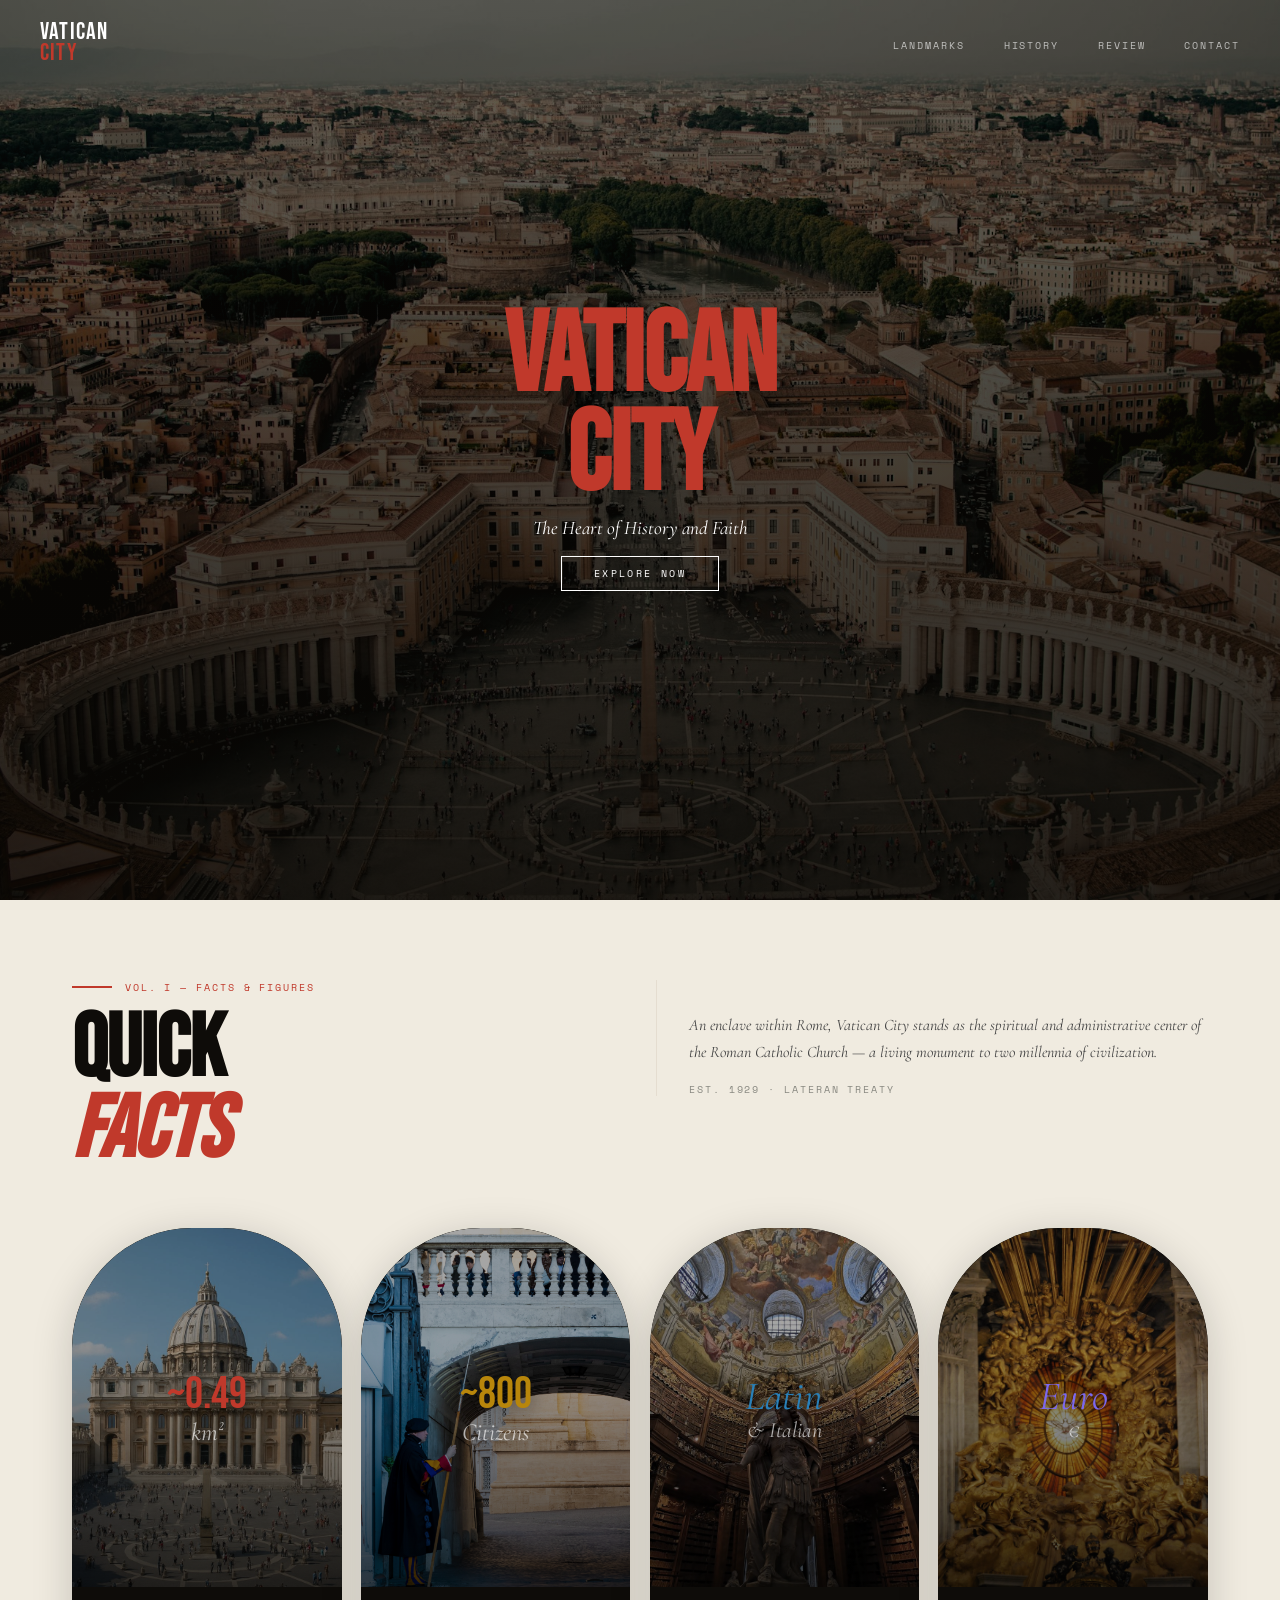
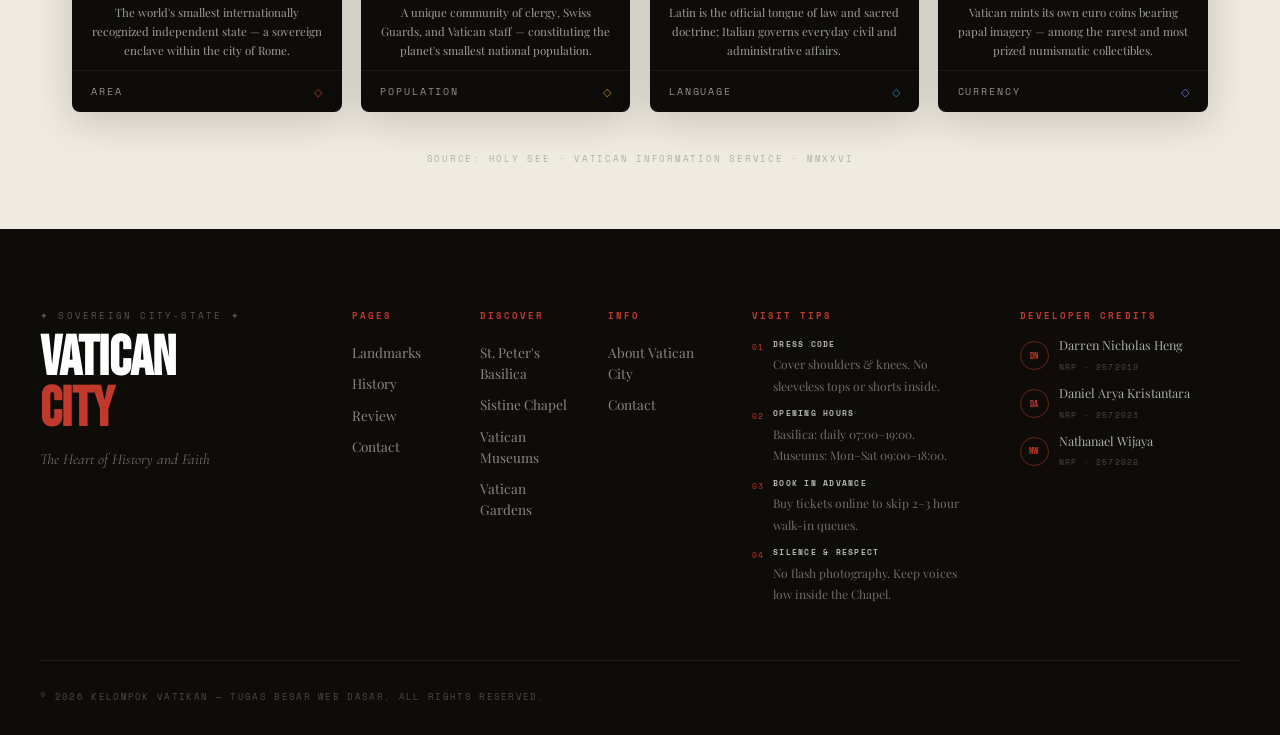
<file: TUBES webdas/index.html>
<!DOCTYPE html>
<html lang="en">

<head>
  <meta charset="UTF-8" />
  <meta name="viewport" content="width=device-width, initial-scale=1.0" />
  <title>Vatican City — The Heart of History and Faith</title>
  <link rel="preconnect" href="https://fonts.googleapis.com" />
  <link rel="preconnect" href="https://fonts.gstatic.com" crossorigin />
  <link
    href="https://fonts.googleapis.com/css2?family=Bebas+Neue&family=Playfair+Display:ital,wght@0,400;0,700;1,400&family=Cormorant+Garamond:ital,wght@0,300;0,400;1,300;1,400&family=Space+Mono:wght@400;700&display=swap"
    rel="stylesheet" />
  <link rel="stylesheet" href="style.css" />
  <style>
    /*CSS buat Hero */
    .hero {
      position: relative;
      height: 100vh;
      min-height: 700px;
      display: flex;
      flex-direction: column;
      align-items: center;
      justify-content: center;
      overflow: hidden;
      padding-top: 80px;
      padding-bottom: 5rem;
    }

    .hero__bg {
      position: absolute;
      top: 0;
      left: 0;
      right: 0;
      bottom: 0;
      z-index: 0;
    }

    .hero__photo {
      width: 100%;
      height: 100%;
      object-fit: cover;
      object-position: center top;
      filter: sepia(20%) brightness(0.55) contrast(1.1);
    }

    /* Lapisan gelap di atas foto hero */
    .hero__overlay {
      position: absolute;
      top: 0;
      left: 0;
      right: 0;
      bottom: 0;
      background: linear-gradient(to bottom,
          rgba(10, 8, 5, 0.3) 0%,
          rgba(10, 8, 5, 0.8) 100%);
    }

    /* Teks utama di hero */
    .hero__content {
      position: relative;
      z-index: 3;
      display: flex;
      flex-direction: column;
      align-items: center;
      text-align: center;
      width: 100%;
      padding: 0 1rem;
    }

    .hero__title {
      display: flex;
      flex-direction: column;
      align-items: center;
      line-height: 0.88;
      color: var(--red);
      font-family: var(--font-display);
      text-transform: uppercase;
      pointer-events: none;
    }

    .hero__title-top {
      font-size: 7rem;
      letter-spacing: -0.01em;
      animation: fadeDown 0.9s ease both;
    }

    .hero__title-bottom {
      font-size: 7rem;
      letter-spacing: -0.01em;
      animation: fadeUp 0.9s 0.15s ease both;
    }

    .hero__subtitle {
      font-family: var(--font-script);
      font-style: italic;
      font-size: 1.2rem;
      color: var(--white);
      margin-top: 0.6rem;
      animation: fadeIn 1s 0.4s ease both;
    }

    .hero__cta {
      display: inline-block;
      margin-top: 1rem;
      padding: 0.6rem 2rem;
      border: 1.5px solid var(--white);
      color: var(--white);
      font-family: var(--font-mono);
      font-size: 0.6rem;
      letter-spacing: 0.25em;
      text-transform: uppercase;
      text-decoration: none;
      transition: background 0.3s, color 0.3s;
      animation: fadeIn 1s 0.7s ease both;
    }

    .hero__cta:hover {
      background: var(--white);
      color: var(--dark);
    }

    /*CSS Bagian Quick Facts*/
    .facts {
      background: var(--cream);
      padding: 5rem 0 3rem;
    }

    .facts__inner {
      max-width: 1200px;
      margin: 0 auto;
      padding: 0 2rem;
      display: grid;
      grid-template-columns: 1fr 1fr;
      gap: 2rem;
      align-items: start;
      margin-bottom: 3.5rem;
    }

    .facts__eyebrow-row {
      display: flex;
      align-items: center;
      gap: 0.8rem;
      margin-bottom: 1rem;
    }

    .facts__line {
      display: block;
      width: 2.5rem;
      height: 2px;
      background: var(--red);
    }

    .facts__eyebrow {
      font-family: var(--font-mono);
      font-size: 0.6rem;
      letter-spacing: 0.2em;
      text-transform: uppercase;
      color: var(--red);
    }

    .facts__heading {
      font-family: var(--font-display);
      font-size: 5.5rem;
      line-height: 0.92;
      text-transform: uppercase;
      color: var(--dark);
      letter-spacing: -0.01em;
    }

    .facts__heading-red {
      color: var(--red);
      font-family: var(--font-display);
      font-style: italic;
    }

    .facts__blurb {
      padding-top: 2rem;
      border-left: 1px solid var(--cream-dk);
      padding-left: 2rem;
    }

    .facts__quote {
      font-family: var(--font-script);
      font-style: italic;
      font-size: 1rem;
      line-height: 1.7;
      color: #444;
      margin-bottom: 1rem;
    }

    .facts__est {
      font-family: var(--font-mono);
      font-size: 0.6rem;
      letter-spacing: 0.2em;
      text-transform: uppercase;
      color: var(--gray);
    }

    /* CSS buat Cards  Quick Facts */
    .cards {
      display: grid;
      grid-template-columns: repeat(4, 1fr);
      gap: 1.2rem;
      max-width: 1200px;
      margin: 0 auto;
      padding: 0 2rem;
    }

    .card {
      display: flex;
      flex-direction: column;
      background: var(--dark);
      border-radius: 120px 120px 8px 8px;
      overflow: hidden;
      cursor: pointer;
      transition: transform 0.35s ease, box-shadow 0.35s ease;
      box-shadow: 0 8px 40px rgba(0, 0, 0, 0.18);
    }

    .card:hover {
      transform: translateY(-6px);
      box-shadow: 0 20px 60px rgba(0, 0, 0, 0.28);
    }

    .card__arch {
      position: relative;
      aspect-ratio: 3/4;
      overflow: hidden;
      border-radius: 120px 120px 0 0;
    }

    .card__arch img {
      width: 100%;
      height: 100%;
      object-fit: cover;
      filter: brightness(0.65) saturate(0.9);
      transition: filter 0.4s, transform 0.4s;
    }

    .card:hover .card__arch img {
      filter: brightness(0.75) saturate(1.1);
      transform: scale(1.04);
    }

    .card__img-overlay {
      position: absolute;
      top: 0;
      left: 0;
      right: 0;
      bottom: 0;
      background: linear-gradient(to bottom,
          transparent 35%,
          rgba(0, 0, 0, 0.6) 100%);
    }

    .card__stat {
      position: absolute;
      top: 50%;
      left: 50%;
      transform: translate(-50%, -50%);
      font-family: var(--font-display);
      font-size: 2.8rem;
      color: var(--accent, #c0392b);
      text-align: center;
      line-height: 1.1;
      text-shadow: 0 2px 20px rgba(0, 0, 0, 0.5);
      pointer-events: none;
    }

    .card__stat--script {
      font-family: var(--font-script);
      font-style: italic;
      font-size: 2.5rem;
    }

    .card__stat--purple {
      color: #7b68ee;
    }

    .card__unit {
      display: block;
      font-family: var(--font-script);
      font-style: italic;
      font-size: 0.55em;
      color: rgba(255, 255, 255, 0.65);
    }

    .card__body {
      padding: 1rem 1.2rem 0.6rem;
      flex: 1;
    }

    .card__desc {
      font-family: var(--font-serif);
      font-size: 0.72rem;
      line-height: 1.65;
      color: rgba(255, 255, 255, 0.6);
      text-align: center;
    }

    .card__foot {
      display: flex;
      align-items: center;
      justify-content: space-between;
      padding: 0.8rem 1.2rem;
      border-top: 1px solid rgba(255, 255, 255, 0.06);
    }

    .card__label {
      font-family: var(--font-mono);
      font-size: 0.6rem;
      letter-spacing: 0.2em;
      text-transform: uppercase;
      color: rgba(255, 255, 255, 0.55);
    }

    .card__diamond {
      color: var(--accent, #c0392b);
      font-size: 0.7rem;
    }

    .facts__source {
      text-align: center;
      margin-top: 2.5rem;
      font-family: var(--font-mono);
      font-size: 0.55rem;
      letter-spacing: 0.2em;
      text-transform: uppercase;
      color: var(--gray);
      opacity: 0.6;
      padding-bottom: 1rem;
    }

    /* CSS Responsive Tablet*/
    @media (max-width: 900px) {
      .cards {
        grid-template-columns: repeat(2, 1fr);
      }

      .facts__inner {
        grid-template-columns: 1fr;
      }

      .facts__blurb {
        border-left: none;
        border-top: 1px solid var(--cream-dk);
        padding-left: 0;
        padding-top: 1.5rem;
      }
    }

    /*CSS Responsive Mobile */
    @media (max-width: 600px) {
      .cards {
        grid-template-columns: 1fr;
        padding: 0 1.2rem;
      }

      .hero {
        min-height: 100vh;
        padding-top: 70px;
        padding-bottom: 3.5rem;
        justify-content: flex-end;
      }

      .hero__title-top,
      .hero__title-bottom {
        font-size: 4rem;
      }
    }
  </style>
</head>

<body>
  <nav class="navbar" id="navbar">
    <div class="navbar__inner">
      <a href="#" class="navbar__logo">
        <span class="navbar__logo-main">Vatican</span>
        <span class="navbar__logo-sub">City</span>
      </a>

      <ul class="navbar__links" id="navLinks">
        <li><a href="landmarks.html">Landmarks</a></li>
        <li><a href="history.html">History</a></li>
        <li><a href="review.html">Review</a></li>
        <li><a href="contact.html">Contact</a></li>
      </ul>

      <button class="navbar__hamburger" id="hamburger" aria-label="Toggle menu">
        <span></span>
        <span></span>
        <span></span>
      </button>
    </div>
  </nav>
  <section class="hero">
    <div class="hero__bg">
      <img src="assets/Hero_IMG.jpg" alt="Vatican City aerial view" class="hero__photo" />
      <div class="hero__overlay"></div>
    </div>

    <div class="hero__content">
      <h1 class="hero__title">
        <span class="hero__title-top">Vatican</span>
        <span class="hero__title-bottom">City</span>
      </h1>
      <p class="hero__subtitle">The Heart of History and Faith</p>
      <a href="#facts" class="hero__cta">Explore Now</a>
    </div>
  </section>
  <section class="facts" id="facts">
    <div class="facts__inner">

      <div class="facts__header">
        <div class="facts__eyebrow-row">
          <span class="facts__line"></span>
          <span class="facts__eyebrow">Vol. I — Facts &amp; Figures</span>
        </div>
        <h2 class="facts__heading">
          Quick<br />
          <span class="facts__heading-red">Facts</span>
        </h2>
      </div>

      <div class="facts__blurb">
        <p class="facts__quote">
          An enclave within Rome, Vatican City stands as the spiritual and
          administrative center of the Roman Catholic Church — a living monument
          to two millennia of civilization.
        </p>
        <p class="facts__est">Est. 1929 · Lateran Treaty</p>
      </div>

    </div>
    <div class="cards">

      <article class="card" style="--accent:#c0392b;">
        <div class="card__arch">
          <img src="assets/Quick_Facts/size_img.jpg" alt="Vatican interior" />
          <div class="card__img-overlay"></div>
          <div class="card__stat">~0.49<span class="card__unit">km²</span></div>
        </div>
        <div class="card__body">
          <p class="card__desc">
            The world's smallest internationally recognized independent state —
            a sovereign enclave within the city of Rome.
          </p>
        </div>
        <div class="card__foot">
          <span class="card__label">Area</span>
          <span class="card__diamond">◇</span>
        </div>
      </article>

      <article class="card" style="--accent:#b8860b;">
        <div class="card__arch">
          <img src="assets/Quick_Facts/population_img.jpg" />
          <div class="card__img-overlay"></div>
          <div class="card__stat">~800<span class="card__unit">Citizens</span></div>
        </div>
        <div class="card__body">
          <p class="card__desc">
            A unique community of clergy, Swiss Guards, and Vatican staff —
            constituting the planet's smallest national population.
          </p>
        </div>
        <div class="card__foot">
          <span class="card__label">Population</span>
          <span class="card__diamond">◇</span>
        </div>
      </article>

      <article class="card" style="--accent:#2980b9;">
        <div class="card__arch">
          <img src="assets/Quick_Facts/latin_img.jpg">
          <div class="card__img-overlay"></div>
          <div class="card__stat card__stat--script">Latin<span class="card__unit">&amp; Italian</span></div>
        </div>
        <div class="card__body">
          <p class="card__desc">
            Latin is the official tongue of law and sacred doctrine; Italian
            governs everyday civil and administrative affairs.
          </p>
        </div>
        <div class="card__foot">
          <span class="card__label">Language</span>
          <span class="card__diamond">◇</span>
        </div>
      </article>

      <article class="card" style="--accent:#7b68ee;">
        <div class="card__arch">
          <img src="assets/Quick_Facts/money_img.jpg" />
          <div class="card__img-overlay"></div>
          <div class="card__stat card__stat--script card__stat--purple">Euro<span class="card__unit">€</span></div>
        </div>
        <div class="card__body">
          <p class="card__desc">
            Vatican mints its own euro coins bearing papal imagery — among the
            rarest and most prized numismatic collectibles.
          </p>
        </div>
        <div class="card__foot">
          <span class="card__label">Currency</span>
          <span class="card__diamond">◇</span>
        </div>
      </article>

    </div>

    <p class="facts__source">Source: Holy See · Vatican Information Service · MMXXVI</p>
  </section>
  <footer class="footer">
    <div class="footer__top">

      <div class="footer__brand">
        <p class="footer__brand-eyebrow">✦ Sovereign City-State ✦</p>
        <h3 class="footer__brand-name">Vatican<br /><span>City</span></h3>
        <p class="footer__brand-tagline">The Heart of History and Faith</p>
      </div>

      <nav class="footer__nav">
        <div class="footer__nav-col">
          <h4 class="footer__nav-title">Pages</h4>
          <ul>
            <li><a href="landmarks.html">Landmarks</a></li>
            <li><a href="history.html">History</a></li>
            <li><a href="review.html">Review</a></li>
            <li><a href="contact.html">Contact</a></li>
          </ul>
        </div>
        <div class="footer__nav-col">
          <h4 class="footer__nav-title">Discover</h4>
          <ul>
            <li><a href="landmarks.html">St. Peter's Basilica</a></li>
            <li><a href="landmarks.html">Sistine Chapel</a></li>
            <li><a href="landmarks.html">Vatican Museums</a></li>
            <li><a href="landmarks.html">Vatican Gardens</a></li>
          </ul>
        </div>
        <div class="footer__nav-col">
          <h4 class="footer__nav-title">Info</h4>
          <ul>
            <li><a href="history.html">About Vatican City</a></li>
            <li><a href="contact.html">Contact</a></li>
          </ul>
        </div>
      </nav>
      <div>
        <h4 class="footer__tips-title">Visit Tips</h4>
        <ul class="footer__tips-list">
          <li class="footer__tip">
            <span class="footer__tip-num">01</span>
            <div class="footer__tip-body">
              <strong>Dress Code</strong>
              <span>Cover shoulders &amp; knees. No sleeveless tops or shorts inside.</span>
            </div>
          </li>
          <li class="footer__tip">
            <span class="footer__tip-num">02</span>
            <div class="footer__tip-body">
              <strong>Opening Hours</strong>
              <span>Basilica: daily 07:00–19:00. Museums: Mon–Sat 09:00–18:00.</span>
            </div>
          </li>
          <li class="footer__tip">
            <span class="footer__tip-num">03</span>
            <div class="footer__tip-body">
              <strong>Book in Advance</strong>
              <span>Buy tickets online to skip 2–3 hour walk-in queues.</span>
            </div>
          </li>
          <li class="footer__tip">
            <span class="footer__tip-num">04</span>
            <div class="footer__tip-body">
              <strong>Silence &amp; Respect</strong>
              <span>No flash photography. Keep voices low inside the Chapel.</span>
            </div>
          </li>
        </ul>
      </div>
      <div>
        <h4 class="footer__credits-title">Developer Credits</h4>
        <div class="footer__team">
          <div class="footer__member">
            <div class="footer__member-avatar">DN</div>
            <div>
              <span class="footer__member-name">Darren Nicholas Heng</span>
              <span class="footer__member-id">NRP · 2572019</span>
            </div>
          </div>
          <div class="footer__member">
            <div class="footer__member-avatar">DA</div>
            <div>
              <span class="footer__member-name">Daniel Arya Kristantara</span>
              <span class="footer__member-id">NRP · 2572023</span>
            </div>
          </div>
          <div class="footer__member">
            <div class="footer__member-avatar">NW</div>
            <div>
              <span class="footer__member-name">Nathanael Wijaya</span>
              <span class="footer__member-id">NRP · 2572028</span>
            </div>
          </div>
        </div>
      </div>

    </div>

    <div class="footer__divider"></div>

    <div class="footer__bottom">
      <p class="footer__copy">© 2026 Kelompok Vatikan — Tugas Besar Web Dasar. All rights reserved.</p>
    </div>
  </footer>

  <script src="script.js"></script>
</body>

</html>
</file>
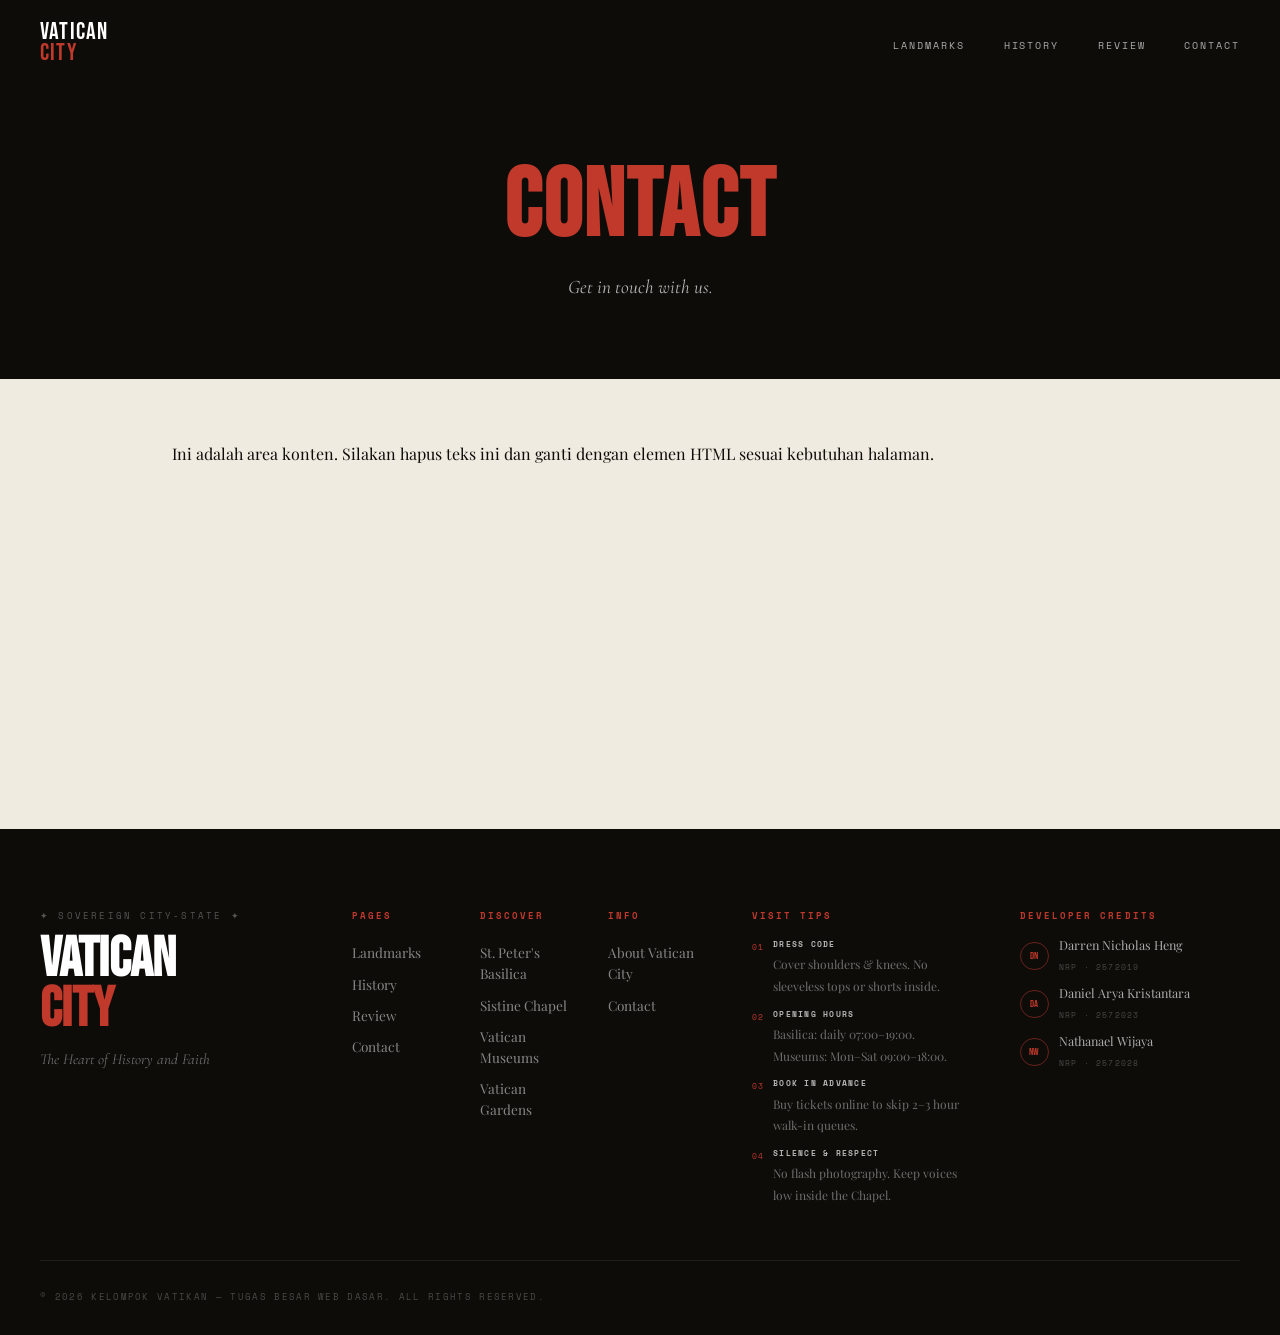
<file: TUBES webdas/contact.html>
<!DOCTYPE html>
<html lang="en">

<head>
  <meta charset="UTF-8" />
  <meta name="viewport" content="width=device-width, initial-scale=1.0" />
  <title>Contact — Vatican City</title>
  <link rel="preconnect" href="https://fonts.googleapis.com" />
  <link rel="preconnect" href="https://fonts.gstatic.com" crossorigin />
  <link
    href="https://fonts.googleapis.com/css2?family=Bebas+Neue&family=Playfair+Display:ital,wght@0,400;0,700;1,400&family=Cormorant+Garamond:ital,wght@0,300;0,400;1,300;1,400&family=Space+Mono:wght@400;700&display=swap"
    rel="stylesheet" />
  <link rel="stylesheet" href="style.css" />

  <style>
    .page-header {
      padding: 150px 2rem 80px;
      background: var(--dark);
      text-align: center;
      color: var(--white);
    }

    .page-header__title {
      font-family: var(--font-display);
      font-size: clamp(3rem, 8vw, 6rem);
      color: var(--red);
      text-transform: uppercase;
      letter-spacing: 0.02em;
    }

    .page-header__subtitle {
      font-family: var(--font-script);
      font-style: italic;
      font-size: 1.2rem;
      color: rgba(255, 255, 255, 0.7);
      margin-top: 10px;
    }

    .page-content {
      max-width: 1000px;
      margin: 0 auto;
      padding: 4rem 2rem;
      min-height: 50vh;
      /* Biar footer nggak naik kalau konten dikit */
    }
  </style>
</head>

<body>

  <nav class="navbar" id="navbar">
    <div class="navbar__inner">
      <a href="index.html" class="navbar__logo">
        <span class="navbar__logo-main">Vatican</span>
        <span class="navbar__logo-sub">City</span>
      </a>

      <ul class="navbar__links" id="navLinks">
        <li><a href="landmarks.html">Landmarks</a></li>
        <li><a href="history.html">History</a></li>
        <li><a href="review.html">Review</a></li>
        <li><a href="contact.html">Contact</a></li>
      </ul>

      <button class="navbar__hamburger" id="hamburger" aria-label="Toggle menu">
        <span></span>
        <span></span>
        <span></span>
      </button>
    </div>
  </nav>

  <header class="page-header">
    <h1 class="page-header__title">Contact</h1>
    <p class="page-header__subtitle">Get in touch with us.</p>
  </header>

  <main class="page-content">

    <p>Ini adalah area konten. Silakan hapus teks ini dan ganti dengan elemen HTML sesuai kebutuhan halaman.</p>

  </main>


  <footer class="footer">
    <div class="footer__top">

      <div class="footer__brand">
        <p class="footer__brand-eyebrow">✦ Sovereign City-State ✦</p>
        <h3 class="footer__brand-name">Vatican<br /><span>City</span></h3>
        <p class="footer__brand-tagline">The Heart of History and Faith</p>
      </div>

      <nav class="footer__nav">
        <div class="footer__nav-col">
          <h4 class="footer__nav-title">Pages</h4>
          <ul>
            <li><a href="landmarks.html">Landmarks</a></li>
            <li><a href="history.html">History</a></li>
            <li><a href="review.html">Review</a></li>
            <li><a href="contact.html">Contact</a></li>
          </ul>
        </div>
        <div class="footer__nav-col">
          <h4 class="footer__nav-title">Discover</h4>
          <ul>
            <li><a href="landmarks.html">St. Peter's Basilica</a></li>
            <li><a href="landmarks.html">Sistine Chapel</a></li>
            <li><a href="landmarks.html">Vatican Museums</a></li>
            <li><a href="landmarks.html">Vatican Gardens</a></li>
          </ul>
        </div>
        <div class="footer__nav-col">
          <h4 class="footer__nav-title">Info</h4>
          <ul>
            <li><a href="history.html">About Vatican City</a></li>
            <li><a href="contact.html">Contact</a></li>
          </ul>
        </div>
      </nav>
      <div>
        <h4 class="footer__tips-title">Visit Tips</h4>
        <ul class="footer__tips-list">
          <li class="footer__tip">
            <span class="footer__tip-num">01</span>
            <div class="footer__tip-body">
              <strong>Dress Code</strong>
              <span>Cover shoulders &amp; knees. No sleeveless tops or shorts inside.</span>
            </div>
          </li>
          <li class="footer__tip">
            <span class="footer__tip-num">02</span>
            <div class="footer__tip-body">
              <strong>Opening Hours</strong>
              <span>Basilica: daily 07:00–19:00. Museums: Mon–Sat 09:00–18:00.</span>
            </div>
          </li>
          <li class="footer__tip">
            <span class="footer__tip-num">03</span>
            <div class="footer__tip-body">
              <strong>Book in Advance</strong>
              <span>Buy tickets online to skip 2–3 hour walk-in queues.</span>
            </div>
          </li>
          <li class="footer__tip">
            <span class="footer__tip-num">04</span>
            <div class="footer__tip-body">
              <strong>Silence &amp; Respect</strong>
              <span>No flash photography. Keep voices low inside the Chapel.</span>
            </div>
          </li>
        </ul>
      </div>
      <div>
        <h4 class="footer__credits-title">Developer Credits</h4>
        <div class="footer__team">
          <div class="footer__member">
            <div class="footer__member-avatar">DN</div>
            <div>
              <span class="footer__member-name">Darren Nicholas Heng</span>
              <span class="footer__member-id">NRP · 2572019</span>
            </div>
          </div>
          <div class="footer__member">
            <div class="footer__member-avatar">DA</div>
            <div>
              <span class="footer__member-name">Daniel Arya Kristantara</span>
              <span class="footer__member-id">NRP · 2572023</span>
            </div>
          </div>
          <div class="footer__member">
            <div class="footer__member-avatar">NW</div>
            <div>
              <span class="footer__member-name">Nathanael Wijaya</span>
              <span class="footer__member-id">NRP · 2572028</span>
            </div>
          </div>
        </div>
      </div>

    </div>

    <div class="footer__divider"></div>

    <div class="footer__bottom">
      <p class="footer__copy">© 2026 Kelompok Vatikan — Tugas Besar Web Dasar. All rights reserved.</p>
    </div>
  </footer>

  <script src="script.js"></script>
</body>

</html>
</file>
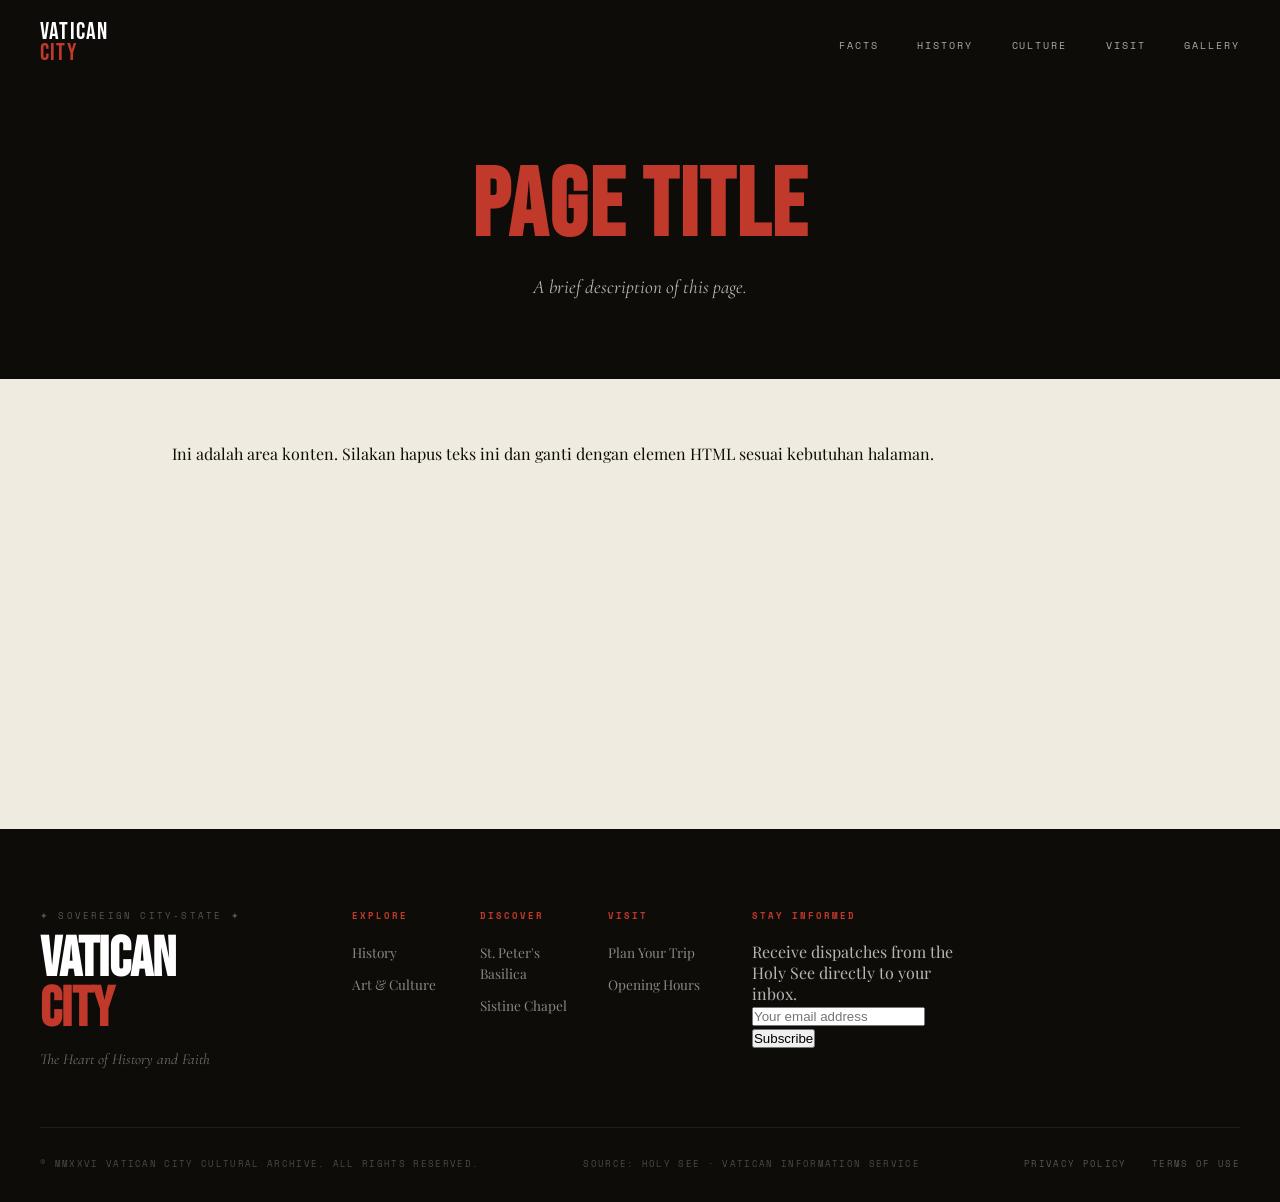
<file: TUBES webdas/culture.html>
<!DOCTYPE html>
<html lang="en">

<head>
    <meta charset="UTF-8" />
    <meta name="viewport" content="width=device-width, initial-scale=1.0" />
    <title>Page Title — Vatican City</title>
    <link rel="preconnect" href="https://fonts.googleapis.com" />
    <link rel="preconnect" href="https://fonts.gstatic.com" crossorigin />
    <link
        href="https://fonts.googleapis.com/css2?family=Bebas+Neue&family=Playfair+Display:ital,wght@0,400;0,700;1,400&family=Cormorant+Garamond:ital,wght@0,300;0,400;1,300;1,400&family=Space+Mono:wght@400;700&display=swap"
        rel="stylesheet" />
    <link rel="stylesheet" href="style.css" />

    <style>
        /* CSS TAMBAHAN KHUSUS TEMPLATE (Bisa lu pindahin ke style.css nanti) */
        .page-header {
            padding: 150px 2rem 80px;
            background: var(--dark);
            text-align: center;
            color: var(--white);
        }

        .page-header__title {
            font-family: var(--font-display);
            font-size: clamp(3rem, 8vw, 6rem);
            color: var(--red);
            text-transform: uppercase;
            letter-spacing: 0.02em;
        }

        .page-header__subtitle {
            font-family: var(--font-script);
            font-style: italic;
            font-size: 1.2rem;
            color: rgba(255, 255, 255, 0.7);
            margin-top: 10px;
        }

        .page-content {
            max-width: 1000px;
            margin: 0 auto;
            padding: 4rem 2rem;
            min-height: 50vh;
            /* Biar footer nggak naik kalau konten dikit */
        }
    </style>
</head>

<body>

    <nav class="navbar" id="navbar">
        <div class="navbar__inner">
            <a href="index.html" class="navbar__logo">
                <span class="navbar__logo-main">Vatican</span>
                <span class="navbar__logo-sub">City</span>
            </a>

            <ul class="navbar__links" id="navLinks">
                <li><a href="facts.html">Facts</a></li>
                <li><a href="history.html">History</a></li>
                <li><a href="culture.html">Culture</a></li>
                <li><a href="visit.html">Visit</a></li>
                <li><a href="gallery.html">Gallery</a></li>
            </ul>

            <button class="navbar__hamburger" id="hamburger" aria-label="Toggle menu">
                <span></span>
                <span></span>
                <span></span>
            </button>
        </div>
    </nav>

    <header class="page-header">
        <h1 class="page-header__title">Page Title</h1>
        <p class="page-header__subtitle">A brief description of this page.</p>
    </header>

    <main class="page-content">

        <p>Ini adalah area konten. Silakan hapus teks ini dan ganti dengan elemen HTML sesuai kebutuhan halaman.</p>

    </main>

    <footer class="footer">
        <div class="footer__top">
            <div class="footer__brand">
                <p class="footer__brand-eyebrow">✦ Sovereign City-State ✦</p>
                <h3 class="footer__brand-name">Vatican<br /><span>City</span></h3>
                <p class="footer__brand-tagline">The Heart of History and Faith</p>
            </div>

            <nav class="footer__nav">
                <div class="footer__nav-col">
                    <h4 class="footer__nav-title">Explore</h4>
                    <ul>
                        <li><a href="history.html">History</a></li>
                        <li><a href="culture.html">Art &amp; Culture</a></li>
                    </ul>
                </div>
                <div class="footer__nav-col">
                    <h4 class="footer__nav-title">Discover</h4>
                    <ul>
                        <li><a href="#">St. Peter's Basilica</a></li>
                        <li><a href="#">Sistine Chapel</a></li>
                    </ul>
                </div>
                <div class="footer__nav-col">
                    <h4 class="footer__nav-title">Visit</h4>
                    <ul>
                        <li><a href="visit.html">Plan Your Trip</a></li>
                        <li><a href="#">Opening Hours</a></li>
                    </ul>
                </div>
            </nav>

            <div class="footer__newsletter">
                <h4 class="footer__nav-title">Stay Informed</h4>
                <p>Receive dispatches from the Holy See directly to your inbox.</p>
                <div class="footer__form">
                    <input type="email" placeholder="Your email address" />
                    <button type="button">Subscribe</button>
                </div>
            </div>
        </div>

        <div class="footer__divider"></div>

        <div class="footer__bottom">
            <p class="footer__copy">© MMXXVI Vatican City Cultural Archive. All rights reserved.</p>
            <p class="footer__source">Source: Holy See · Vatican Information Service</p>
            <div class="footer__links">
                <a href="#">Privacy Policy</a>
                <a href="#">Terms of Use</a>
            </div>
        </div>
    </footer>

    <script src="script.js"></script>
</body>

</html>
</file>
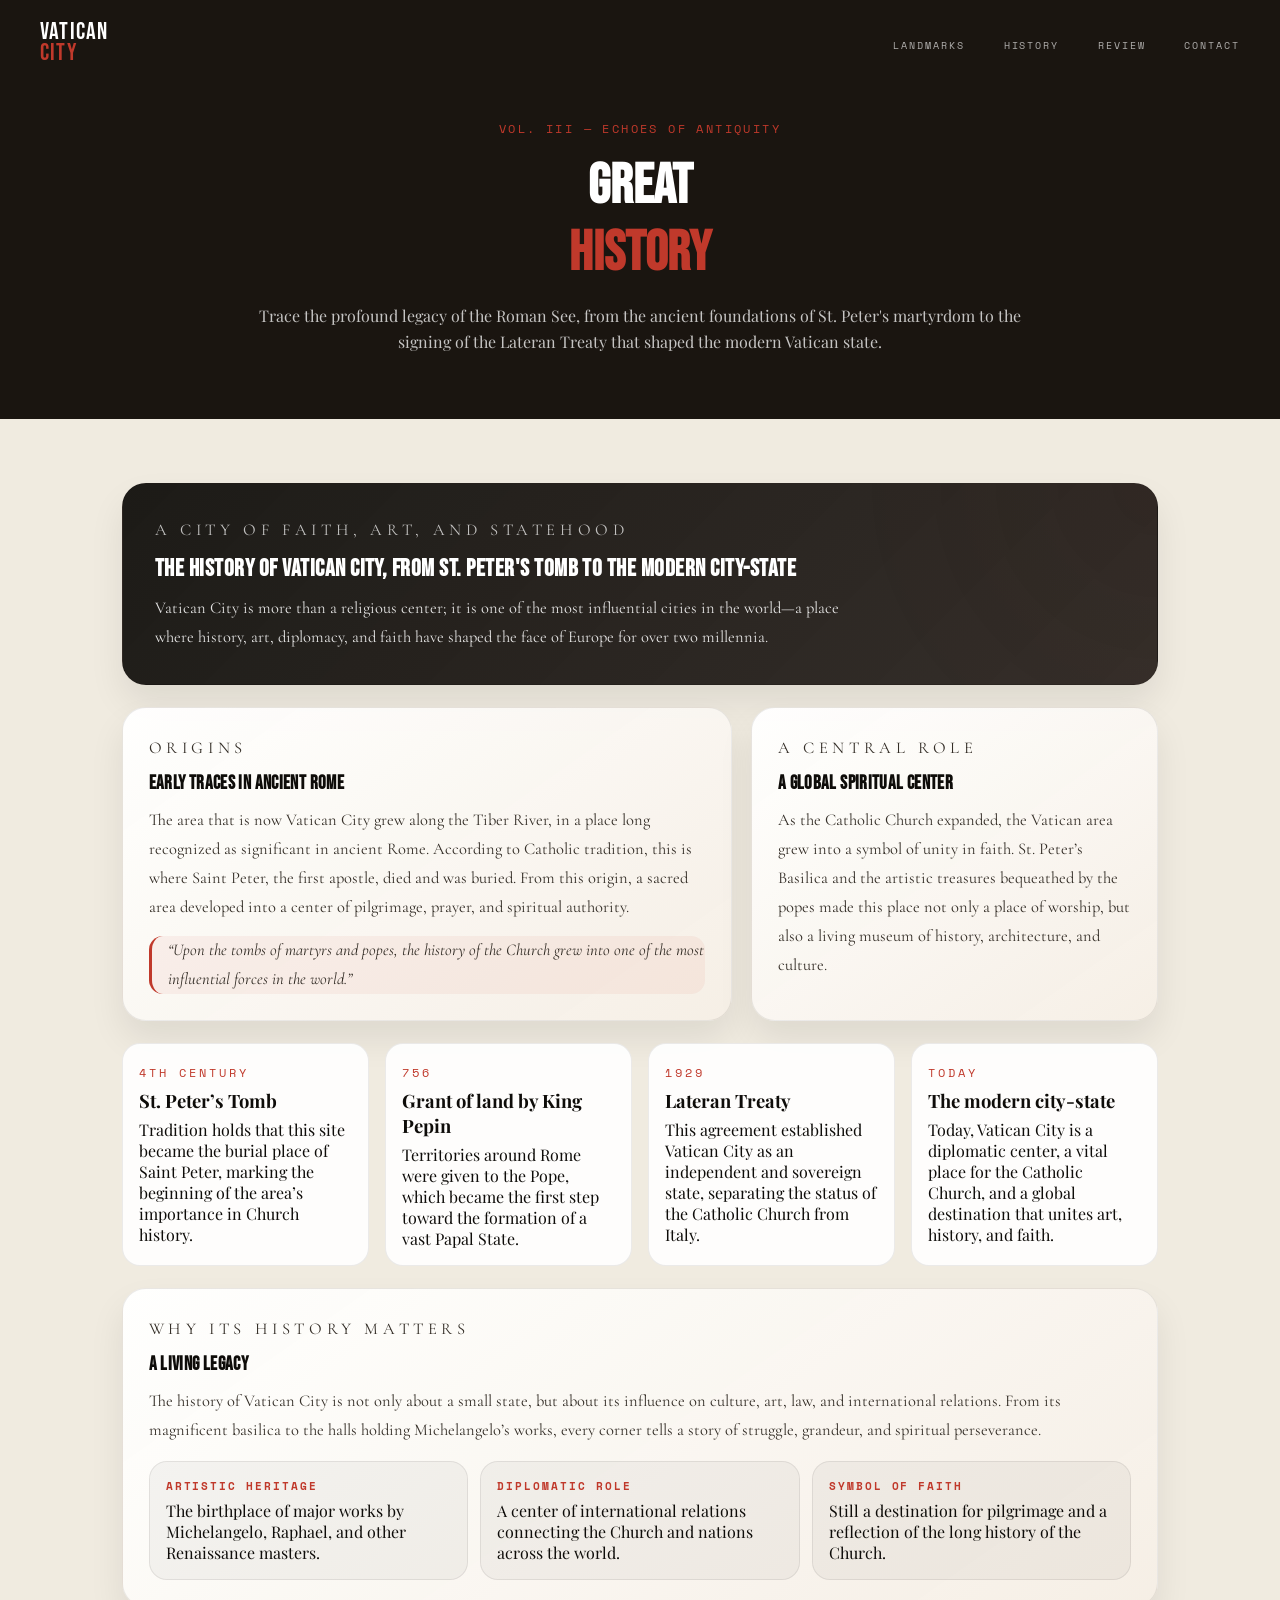
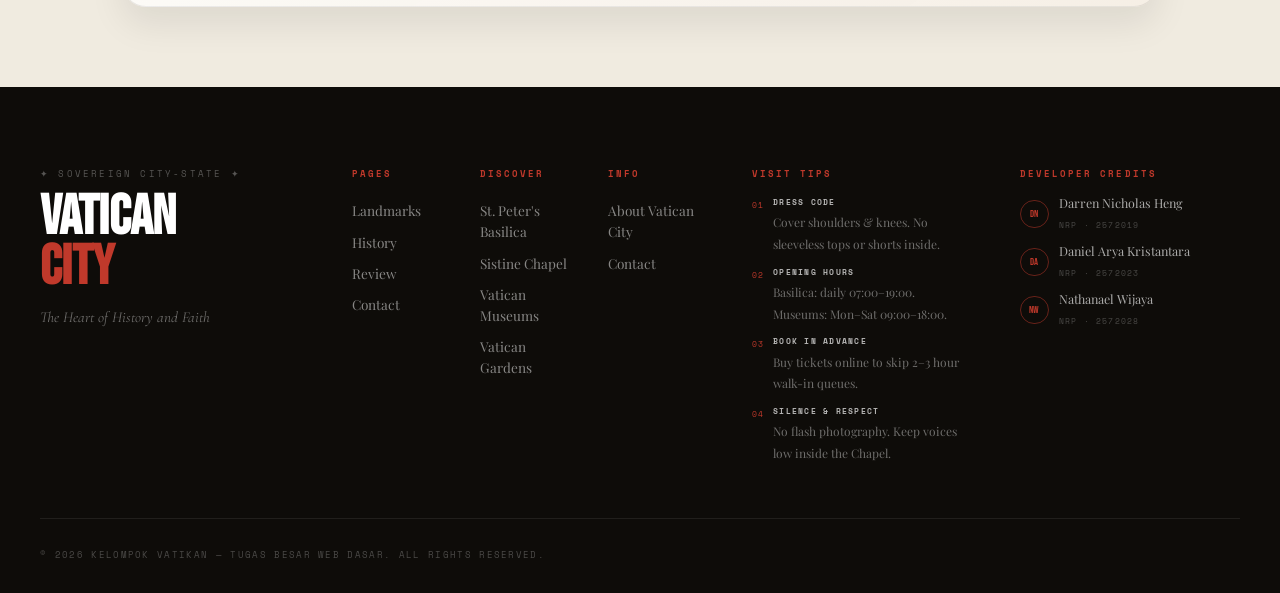
<file: TUBES webdas/history.html>
<!DOCTYPE html>
<html lang="en">

<head>
    <meta charset="UTF-8" />
    <meta name="viewport" content="width=device-width, initial-scale=1.0" />
    <title>History — Vatican City</title>
    <link rel="preconnect" href="https://fonts.googleapis.com" />
    <link rel="preconnect" href="https://fonts.gstatic.com" crossorigin />
    <link
        href="https://fonts.googleapis.com/css2?family=Bebas+Neue&family=Playfair+Display:ital,wght@0,400;0,700;1,400&family=Cormorant+Garamond:ital,wght@0,300;0,400;1,300;1,400&family=Space+Mono:wght@400;700&display=swap"
        rel="stylesheet" />
    <link rel="stylesheet" href="style.css" />

    <style>
        .page-content {
            max-width: 1100px;
            margin: 0 auto;
            padding: 4rem 2rem 5rem;
            min-height: 50vh;
        }

        .history-article {
            display: grid;
            gap: 1.4rem;
        }

        .history-card {
            background: linear-gradient(145deg, rgba(255, 255, 255, 0.96), rgba(245, 239, 229, 0.95));
            border: 1px solid rgba(14, 12, 9, 0.08);
            border-radius: 24px;
            box-shadow: 0 18px 35px rgba(14, 12, 9, 0.08);
            padding: 1.6rem;
        }

        .history-card--hero {
            padding: 2rem;
            background:
                linear-gradient(135deg, rgba(10, 8, 5, 0.92), rgba(27, 21, 17, 0.88)),
                radial-gradient(circle at top right, rgba(192, 57, 43, 0.18), transparent 30%);
            color: var(--white);
        }

        .history-eyebrow {
            font-family: var(--font-mono);
            text-transform: uppercase;
            letter-spacing: 0.28em;
            font-size: 0.62rem;
            color: var(--red);
            margin-bottom: 0.6rem;
        }

        .history-card--hero .history-eyebrow {
            color: rgba(255, 255, 255, 0.72);
        }

        .history-card h2,
        .history-card h3 {
            font-family: var(--font-display);
            letter-spacing: 0.02em;
            text-transform: uppercase;
            color: var(--dark);
            margin-bottom: 0.7rem;
        }

        .history-card--hero h2,
        .history-card--hero h3 {
            color: var(--white);
        }

        .history-card p,
        .history-card li {
            font-family: var(--font-script);
            font-size: 1.03rem;
            line-height: 1.75;
            color: #342e27;
        }

        .history-card--hero p,
        .history-card--hero li {
            color: rgba(255, 255, 255, 0.88);
        }

        .history-lead {
            max-width: 720px;
            font-size: 1.08rem;
            color: rgba(255, 255, 255, 0.92);
        }

        .history-grid {
            display: grid;
            gap: 1.2rem;
            grid-template-columns: 1.2fr 0.8fr;
        }

        .history-quote {
            border-left: 3px solid var(--red);
            padding-left: 1rem;
            font-style: italic;
            background: rgba(192, 57, 43, 0.06);
            border-radius: 14px;
            margin-top: 0.9rem;
        }

        .history-timeline {
            display: grid;
            grid-template-columns: repeat(auto-fit, minmax(220px, 1fr));
            gap: 1rem;
        }

        .timeline-item {
            background: rgba(255, 255, 255, 0.9);
            border-radius: 18px;
            border: 1px solid rgba(14, 12, 9, 0.08);
            padding: 1rem;
        }

        .timeline-year {
            display: inline-block;
            font-family: var(--font-mono);
            font-size: 0.75rem;
            letter-spacing: 0.25em;
            text-transform: uppercase;
            color: var(--red);
            margin-bottom: 0.45rem;
        }

        .timeline-item h3 {
            font-size: 1.15rem;
            margin-bottom: 0.35rem;
        }

        .history-highlights {
            display: grid;
            gap: 0.75rem;
            grid-template-columns: repeat(auto-fit, minmax(240px, 1fr));
            margin-top: 1rem;
        }

        .highlight-box {
            border-radius: 18px;
            padding: 1rem;
            background: rgba(14, 12, 9, 0.04);
            border: 1px solid rgba(14, 12, 9, 0.08);
        }

        .highlight-box strong {
            display: block;
            font-family: var(--font-mono);
            text-transform: uppercase;
            letter-spacing: 0.18em;
            font-size: 0.68rem;
            color: var(--red);
            margin-bottom: 0.4rem;
        }

        @media (max-width: 900px) {
            .history-grid {
                grid-template-columns: 1fr;
            }
        }
    </style>
</head>

<body>
    <nav class="navbar" id="navbar">
        <div class="navbar__inner">
            <a href="index.html" class="navbar__logo">
                <span class="navbar__logo-main">Vatican</span>
                <span class="navbar__logo-sub">City</span>
            </a>

            <ul class="navbar__links" id="navLinks">
                <li><a href="landmarks.html">Landmarks</a></li>
                <li><a href="history.html">History</a></li>
                <li><a href="review.html">Review</a></li>
                <li><a href="contact.html">Contact</a></li>
            </ul>

            <button class="navbar__hamburger" id="hamburger" aria-label="Toggle menu">
                <span></span>
                <span></span>
                <span></span>
            </button>
        </div>
    </nav>
    <header class="lm-header">
        <div class="lm-header__inner">
            <p class="lm-header__eyebrow">Vol. III — Echoes of Antiquity</p>
            <h1 class="lm-header__title">Great<br /><em>History</em></h1>
            <p class="lm-header__desc">
                Trace the profound legacy of the Roman See, from the ancient foundations of St. Peter's martyrdom to the
                signing of the Lateran Treaty that shaped the modern Vatican state.
            </p>
        </div>
    </header>

    <main class="page-content">
        <article class="history-article">
            <section class="history-card history-card--hero">
                <p class="history-eyebrow">A city of faith, art, and statehood</p>
                <h2>The history of Vatican City, from St. Peter's tomb to the modern city-state</h2>
                <p class="history-lead">Vatican City is more than a religious center; it is one of the most influential
                    cities in the world—a place where history, art, diplomacy, and faith have shaped the face of Europe
                    for over two millennia.</p>
            </section>

            <section class="history-grid">
                <article class="history-card">
                    <p class="history-eyebrow">Origins</p>
                    <h3>Early traces in ancient Rome</h3>
                    <p>The area that is now Vatican City grew along the Tiber River, in a place long recognized as
                        significant in ancient Rome. According to Catholic tradition, this is where Saint Peter, the
                        first apostle, died and was buried. From this origin, a sacred area developed into a center of
                        pilgrimage, prayer, and spiritual authority.</p>
                    <p class="history-quote">“Upon the tombs of martyrs and popes, the history of the Church grew into
                        one of the most influential forces in the world.”</p>
                </article>

                <article class="history-card">
                    <p class="history-eyebrow">A central role</p>
                    <h3>A global spiritual center</h3>
                    <p>As the Catholic Church expanded, the Vatican area grew into a symbol of unity in faith. St.
                        Peter’s Basilica and the artistic treasures bequeathed by the popes made this place not only a
                        place of worship, but also a living museum of history, architecture, and culture.</p>
                </article>
            </section>

            <section class="history-timeline">
                <article class="timeline-item">
                    <span class="timeline-year">4th century</span>
                    <h3>St. Peter’s Tomb</h3>
                    <p>Tradition holds that this site became the burial place of Saint Peter, marking the beginning of
                        the area’s importance in Church history.</p>
                </article>
                <article class="timeline-item">
                    <span class="timeline-year">756</span>
                    <h3>Grant of land by King Pepin</h3>
                    <p>Territories around Rome were given to the Pope, which became the first step toward the formation
                        of a vast Papal State.</p>
                </article>
                <article class="timeline-item">
                    <span class="timeline-year">1929</span>
                    <h3>Lateran Treaty</h3>
                    <p>This agreement established Vatican City as an independent and sovereign state, separating the
                        status of the Catholic Church from Italy.</p>
                </article>
                <article class="timeline-item">
                    <span class="timeline-year">Today</span>
                    <h3>The modern city-state</h3>
                    <p>Today, Vatican City is a diplomatic center, a vital place for the Catholic Church, and a global
                        destination that unites art, history, and faith.</p>
                </article>
            </section>

            <section class="history-card">
                <p class="history-eyebrow">Why its history matters</p>
                <h3>A living legacy</h3>
                <p>The history of Vatican City is not only about a small state, but about its influence on culture, art,
                    law, and international relations. From its magnificent basilica to the halls holding Michelangelo’s
                    works, every corner tells a story of struggle, grandeur, and spiritual perseverance.</p>

                <div class="history-highlights">
                    <article class="highlight-box">
                        <strong>Artistic heritage</strong>
                        The birthplace of major works by Michelangelo, Raphael, and other Renaissance masters.
                    </article>
                    <article class="highlight-box">
                        <strong>Diplomatic role</strong>
                        A center of international relations connecting the Church and nations across the world.
                    </article>
                    <article class="highlight-box">
                        <strong>Symbol of faith</strong>
                        Still a destination for pilgrimage and a reflection of the long history of the Church.
                    </article>
                </div>
            </section>
        </article>
    </main>

    <footer class="footer">
        <div class="footer__top">

            <div class="footer__brand">
                <p class="footer__brand-eyebrow">✦ Sovereign City-State ✦</p>
                <h3 class="footer__brand-name">Vatican<br /><span>City</span></h3>
                <p class="footer__brand-tagline">The Heart of History and Faith</p>
            </div>

            <nav class="footer__nav">
                <div class="footer__nav-col">
                    <h4 class="footer__nav-title">Pages</h4>
                    <ul>
                        <li><a href="landmarks.html">Landmarks</a></li>
                        <li><a href="history.html">History</a></li>
                        <li><a href="review.html">Review</a></li>
                        <li><a href="contact.html">Contact</a></li>
                    </ul>
                </div>
                <div class="footer__nav-col">
                    <h4 class="footer__nav-title">Discover</h4>
                    <ul>
                        <li><a href="landmarks.html">St. Peter's Basilica</a></li>
                        <li><a href="landmarks.html">Sistine Chapel</a></li>
                        <li><a href="landmarks.html">Vatican Museums</a></li>
                        <li><a href="landmarks.html">Vatican Gardens</a></li>
                    </ul>
                </div>
                <div class="footer__nav-col">
                    <h4 class="footer__nav-title">Info</h4>
                    <ul>
                        <li><a href="history.html">About Vatican City</a></li>
                        <li><a href="contact.html">Contact</a></li>
                    </ul>
                </div>
            </nav>
            <div>
                <h4 class="footer__tips-title">Visit Tips</h4>
                <ul class="footer__tips-list">
                    <li class="footer__tip">
                        <span class="footer__tip-num">01</span>
                        <div class="footer__tip-body">
                            <strong>Dress Code</strong>
                            <span>Cover shoulders &amp; knees. No sleeveless tops or shorts inside.</span>
                        </div>
                    </li>
                    <li class="footer__tip">
                        <span class="footer__tip-num">02</span>
                        <div class="footer__tip-body">
                            <strong>Opening Hours</strong>
                            <span>Basilica: daily 07:00–19:00. Museums: Mon–Sat 09:00–18:00.</span>
                        </div>
                    </li>
                    <li class="footer__tip">
                        <span class="footer__tip-num">03</span>
                        <div class="footer__tip-body">
                            <strong>Book in Advance</strong>
                            <span>Buy tickets online to skip 2–3 hour walk-in queues.</span>
                        </div>
                    </li>
                    <li class="footer__tip">
                        <span class="footer__tip-num">04</span>
                        <div class="footer__tip-body">
                            <strong>Silence &amp; Respect</strong>
                            <span>No flash photography. Keep voices low inside the Chapel.</span>
                        </div>
                    </li>
                </ul>
            </div>
            <div>
                <h4 class="footer__credits-title">Developer Credits</h4>
                <div class="footer__team">
                    <div class="footer__member">
                        <div class="footer__member-avatar">DN</div>
                        <div>
                            <span class="footer__member-name">Darren Nicholas Heng</span>
                            <span class="footer__member-id">NRP · 2572019</span>
                        </div>
                    </div>
                    <div class="footer__member">
                        <div class="footer__member-avatar">DA</div>
                        <div>
                            <span class="footer__member-name">Daniel Arya Kristantara</span>
                            <span class="footer__member-id">NRP · 2572023</span>
                        </div>
                    </div>
                    <div class="footer__member">
                        <div class="footer__member-avatar">NW</div>
                        <div>
                            <span class="footer__member-name">Nathanael Wijaya</span>
                            <span class="footer__member-id">NRP · 2572028</span>
                        </div>
                    </div>
                </div>
            </div>

        </div>

        <div class="footer__divider"></div>

        <div class="footer__bottom">
            <p class="footer__copy">© 2026 Kelompok Vatikan — Tugas Besar Web Dasar. All rights reserved.</p>
        </div>
    </footer>



    <script src="script.js"></script>
</body>

</html>
</file>
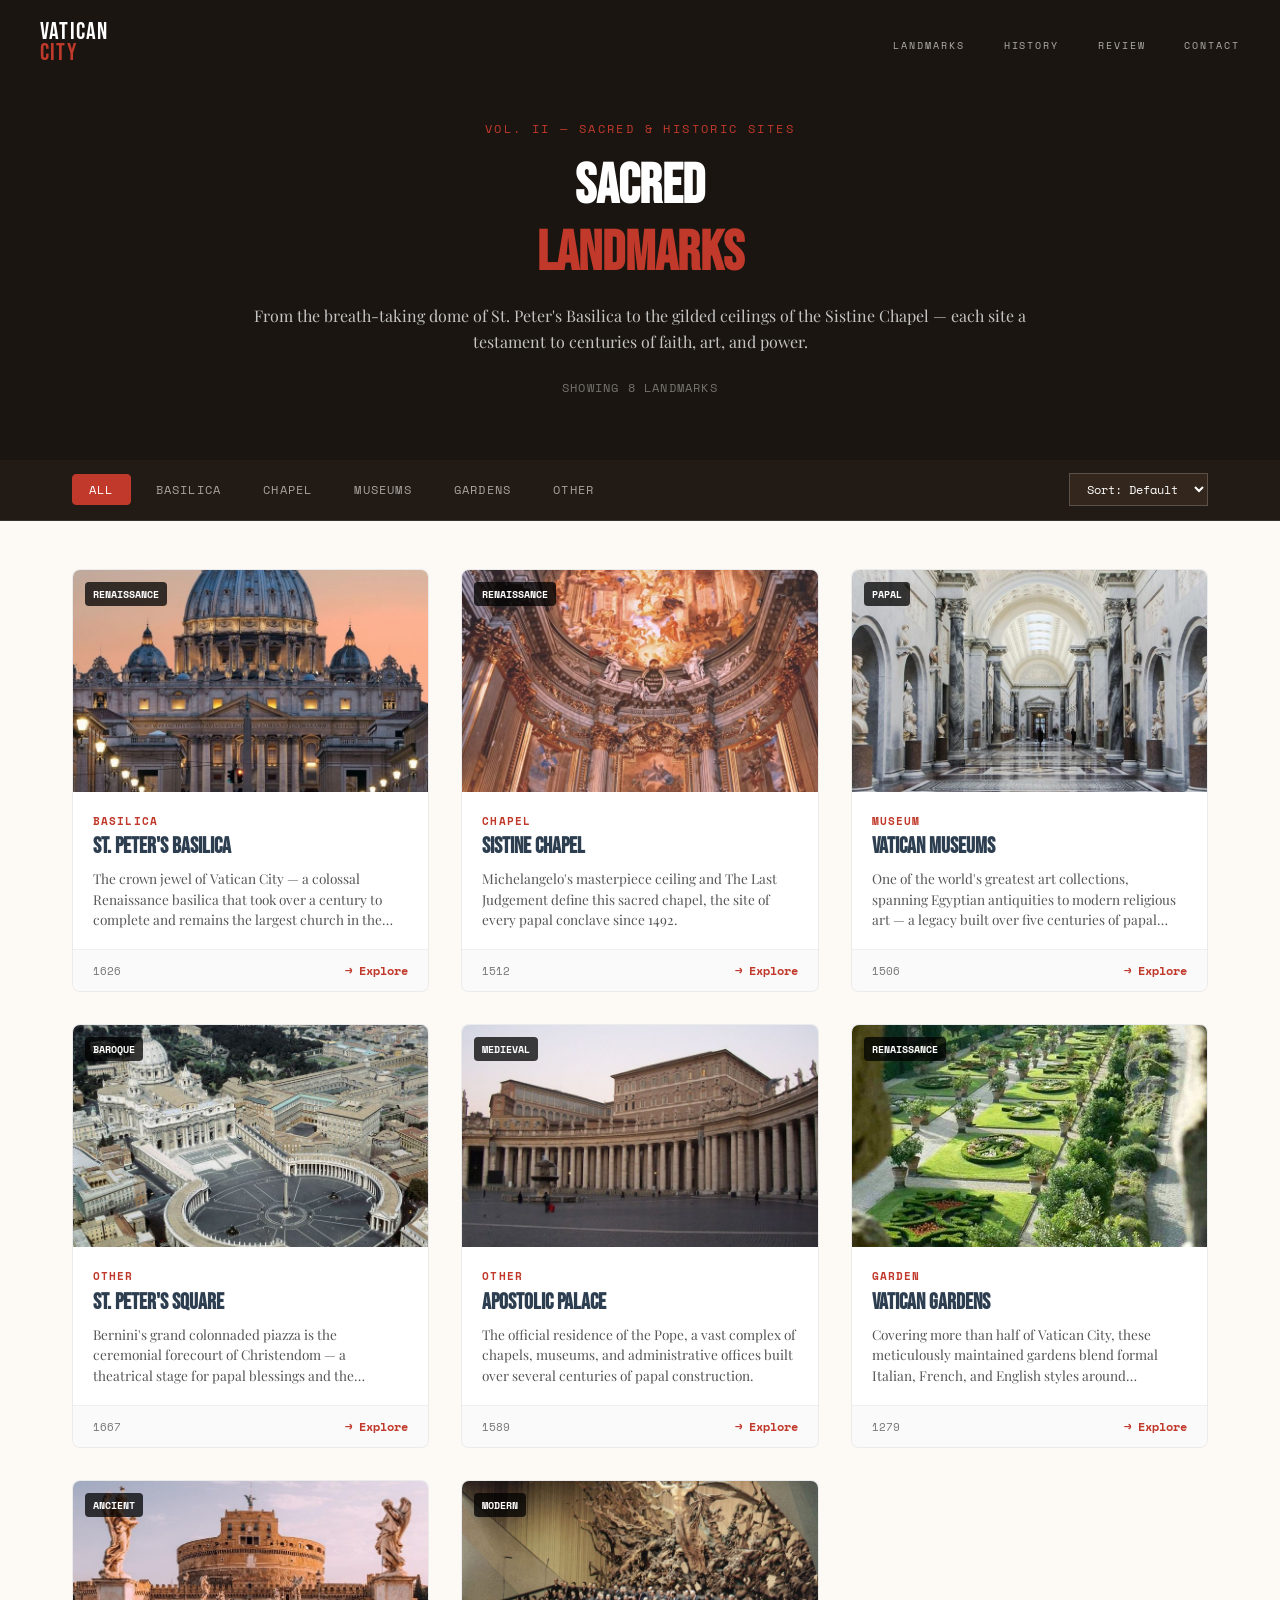
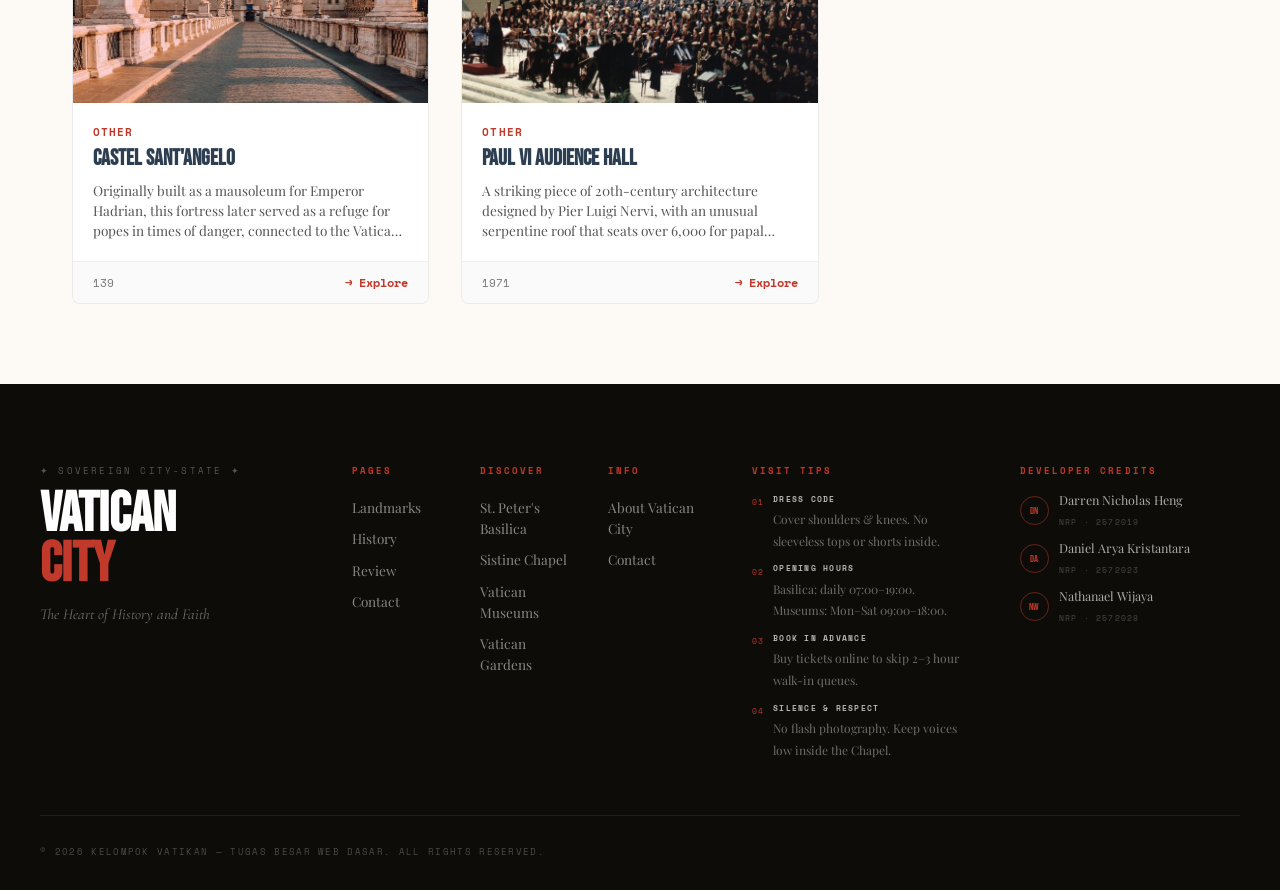
<file: TUBES webdas/landmarks.html>
<!DOCTYPE html>
<html lang="en">

<head>
  <meta charset="UTF-8" />
  <meta name="viewport" content="width=device-width, initial-scale=1.0" />
  <title>Landmarks — Vatican City</title>
  <link rel="preconnect" href="https://fonts.googleapis.com" />
  <link rel="preconnect" href="https://fonts.gstatic.com" crossorigin />
  <link
    href="https://fonts.googleapis.com/css2?family=Bebas+Neue&family=Playfair+Display:ital,wght@0,400;0,700;1,400&family=Cormorant+Garamond:ital,wght@0,300;0,400;1,300;1,400&family=Space+Mono:wght@400;700&display=swap"
    rel="stylesheet" />
  <link rel="stylesheet" href="style.css" />

  <style>
    /* Bar Navigasi Filter & Sort */
    .lm-filterbar {
      position: sticky;
      top: 0;
      z-index: 50;
      background: #221a14;
      border-bottom: 1px solid rgba(255, 255, 255, 0.1);
    }

    .lm-filterbar__inner {
      max-width: 1200px;
      margin: 0 auto;
      padding: 0 2rem;
      display: flex;
      align-items: center;
      justify-content: space-between;
      gap: 1rem;
      height: 60px;
    }

    .lm-filter-tabs {
      display: flex;
      align-items: center;
      gap: 0.5rem;
      overflow-x: auto;
    }

    .lm-filter-tab {
      font-family: var(--font-mono), monospace;
      font-size: 0.75rem;
      letter-spacing: 0.1em;
      text-transform: uppercase;
      color: rgba(255, 255, 255, 0.6);
      background: none;
      border: 1px solid transparent;
      padding: 0.4rem 1rem;
      cursor: pointer;
      transition: all 0.2s ease;
    }

    .lm-filter-tab:hover {
      color: #ffffff;
      border-color: rgba(255, 255, 255, 0.2);
    }

    .lm-filter-tab.active {
      color: #ffffff;
      background: var(--red, #c0392b);
      border-color: var(--red, #c0392b);
      border-radius: 4px;
    }


    .lm-filter-tab.active::after {
      display: none;
    }

    .lm-sort-select {
      font-family: var(--font-mono), monospace;
      font-size: 0.75rem;
      padding: 0.4rem 0.8rem;
      color: #ffffff;
      background: #33261c;
      border: 1px solid rgba(255, 255, 255, 0.2);
      outline: none;
      cursor: pointer;
    }

    .lm-sort-select option {
      background: #221a14;
      color: #ffffff;
    }

    /* Section Utama Grid Kartu */
    .lm-section {
      background: #fdfaf6;
      padding: 3rem 0 5rem;
    }

    .lm-grid-inner {
      max-width: 1200px;
      margin: 0 auto;
      padding: 0 2rem;
    }

    .lm-grid {
      display: grid;
      grid-template-columns: repeat(3, 1fr);
      gap: 2rem;
    }

    /* Komponen Kartu Landmark */
    .lm-card {
      background: #ffffff;
      border: 1px solid rgba(0, 0, 0, 0.08);
      border-radius: 8px;
      overflow: hidden;
      cursor: pointer;
      transition: transform 0.2s ease, box-shadow 0.2s ease;
    }

    .lm-card:hover {
      transform: translateY(-4px);
      box-shadow: 0 10px 20px rgba(0, 0, 0, 0.05);
    }

    .lm-card__img-wrap {
      position: relative;
      aspect-ratio: 16/10;
      overflow: hidden;
      background: #eae7e2;
    }

    .lm-card__img-wrap img {
      width: 100%;
      height: 100%;
      object-fit: cover;
      transition: transform 0.3s ease;
    }

    .lm-card:hover .lm-card__img-wrap img {
      transform: scale(1.03);
    }


    .lm-card__era-badge {
      position: absolute;
      top: 0.75rem;
      left: 0.75rem;
      font-family: var(--font-mono), monospace;
      font-size: 0.65rem;
      font-weight: bold;
      text-transform: uppercase;
      color: #ffffff;
      background: rgba(0, 0, 0, 0.75);
      padding: 0.25rem 0.5rem;
      border-radius: 4px;
      z-index: 3;
    }

    .lm-card__body {
      padding: 1.25rem;
    }

    .lm-card__category {
      font-family: var(--font-mono), monospace;
      font-size: 0.7rem;
      font-weight: bold;
      letter-spacing: 0.1em;
      text-transform: uppercase;
      color: var(--red, #c0392b);
      margin-bottom: 0.35rem;
    }

    .lm-card__title {
      font-family: var(--font-display), sans-serif;
      font-size: 1.35rem;
      color: #2c3e50;
      text-transform: uppercase;
      margin-bottom: 0.5rem;
      line-height: 1.2;
    }

    .lm-card__desc {
      font-family: var(--font-serif), serif;
      font-size: 0.85rem;
      line-height: 1.5;
      color: #555555;
      display: -webkit-box;
      line-clamp: 3;
      -webkit-line-clamp: 3;
      -webkit-box-orient: vertical;
      overflow: hidden;
    }

    .lm-card__foot {
      display: flex;
      align-items: center;
      justify-content: space-between;
      padding: 0.75rem 1.25rem;
      border-top: 1px solid #f0f0f0;
      background: #fafafa;
    }

    .lm-card__year {
      font-family: var(--font-mono), monospace;
      font-size: 0.7rem;
      color: #777777;
    }

    .lm-card__arrow {
      font-family: var(--font-mono), monospace;
      font-size: 0.75rem;
      font-weight: bold;
      color: var(--red, #c0392b);
    }

    /* Pop-up Detail Landmark */
    .lm-detail {
      display: none;
      position: fixed;
      top: 0;
      left: 0;
      right: 0;
      bottom: 0;
      z-index: 200;
      background: rgba(0, 0, 0, 0.6);
      align-items: center;
      justify-content: center;
      padding: 1.5rem;
    }

    .lm-detail.open {
      display: flex;
    }

    .lm-detail__panel {
      background: #ffffff;
      border-radius: 8px;
      max-width: 800px;
      width: 100%;
      max-height: 85vh;
      overflow-y: auto;
      position: relative;
      display: grid;
      grid-template-columns: 1fr 1fr;
      box-shadow: 0 20px 40px rgba(0, 0, 0, 0.2);
    }

    .lm-detail__img {
      position: relative;
      background: #eae7e2;
    }

    .lm-detail__img img {
      width: 100%;
      height: 100%;
      object-fit: cover;
    }

    .lm-detail__img-overlay {
      display: none;
    }

    .lm-detail__content {
      padding: 2rem;
      display: flex;
      flex-direction: column;
      gap: 1rem;
      color: #333333;
    }

    .lm-detail__close {
      align-self: flex-end;
      background: #f0f0f0;
      border: none;
      color: #333333;
      font-family: var(--font-mono), monospace;
      font-size: 0.75rem;
      padding: 0.4rem 0.8rem;
      cursor: pointer;
      border-radius: 4px;
      transition: background 0.2s;
    }

    .lm-detail__close:hover {
      background: #e0e0e0;
    }

    .lm-detail__eyebrow {
      font-family: var(--font-mono), monospace;
      font-size: 0.7rem;
      text-transform: uppercase;
      color: var(--red, #c0392b);
      font-weight: bold;
    }

    .lm-detail__title {
      font-family: var(--font-display), sans-serif;
      font-size: 2rem;
      text-transform: uppercase;
      color: #111111;
      margin: 0;
      line-height: 1.1;
    }

    .lm-detail__body {
      font-family: var(--font-serif), serif;
      font-size: 0.9rem;
      line-height: 1.6;
      color: #555555;
    }

    .lm-detail__facts {
      list-style: none;
      padding: 0;
      margin: auto 0 0 0;
      display: flex;
      flex-direction: column;
      gap: 0.5rem;
      border-top: 1px solid #eeeeee;
      padding-top: 1rem;
    }

    .lm-detail__fact {
      display: flex;
      justify-content: space-between;
      font-family: var(--font-mono), monospace;
      font-size: 0.75rem;
    }

    .lm-detail__fact-key {
      color: #777777;
    }

    .lm-detail__fact-val {
      color: #111111;
      font-weight: bold;
    }

    /* State Jika Filter Kosong */
    .lm-empty {
      display: none;
      text-align: center;
      padding: 5rem 2rem;
      color: #999999;
    }

    .lm-empty__text {
      font-family: var(--font-display), sans-serif;
      font-size: 3rem;
      text-transform: uppercase;
      color: #cccccc;
    }

    .lm-empty__sub {
      font-family: var(--font-mono), monospace;
      font-size: 0.85rem;
      margin-top: 0.5rem;
    }

    /* Responsive Breakpoints */
    @media (max-width: 900px) {
      .lm-grid {
        grid-template-columns: repeat(2, 1fr);
      }

      .lm-detail__panel {
        grid-template-columns: 1fr;
      }
    }

    @media (max-width: 600px) {
      .lm-grid {
        grid-template-columns: 1fr;
      }

      .lm-filterbar__inner {
        flex-direction: column;
        height: auto;
        padding: 1rem;
        gap: 0.75rem;
      }

      .lm-filter-tabs {
        width: 100%;
        justify-content: center;
      }
    }
  </style>
</head>

<body>

  <nav class="navbar" id="navbar">
    <div class="navbar__inner">
      <a href="index.html" class="navbar__logo">
        <span class="navbar__logo-main">Vatican</span>
        <span class="navbar__logo-sub">City</span>
      </a>
      <ul class="navbar__links" id="navLinks">
        <li><a href="landmarks.html">Landmarks</a></li>
        <li><a href="history.html">History</a></li>
        <li><a href="review.html">Review</a></li>
        <li><a href="contact.html">Contact</a></li>
      </ul>
      <button class="navbar__hamburger" id="hamburger" aria-label="Toggle menu">
        <span></span>
        <span></span>
        <span></span>
      </button>
    </div>
  </nav>

  <header class="lm-header">
    <div class="lm-header__inner">
      <p class="lm-header__eyebrow">Vol. II — Sacred &amp; Historic Sites</p>
      <h1 class="lm-header__title">Sacred<br /><em>Land&shy;marks</em></h1>
      <p class="lm-header__desc">
        From the breath-taking dome of St. Peter's Basilica to the gilded ceilings of the
        Sistine Chapel — each site a testament to centuries of faith, art, and power.
      </p>
      <p class="lm-header__count" id="landmarkCount">Loading landmarks…</p>
    </div>
  </header>

  <div class="lm-filterbar">
    <div class="lm-filterbar__inner">
      <div class="lm-filter-tabs" id="filterTabs" role="tablist" aria-label="Filter landmarks by category">
        <button class="lm-filter-tab active" data-filter="all" role="tab" aria-selected="true">All</button>
        <button class="lm-filter-tab" data-filter="basilica" role="tab" aria-selected="false">Basilica</button>
        <button class="lm-filter-tab" data-filter="chapel" role="tab" aria-selected="false">Chapel</button>
        <button class="lm-filter-tab" data-filter="museum" role="tab" aria-selected="false">Museums</button>
        <button class="lm-filter-tab" data-filter="garden" role="tab" aria-selected="false">Gardens</button>
        <button class="lm-filter-tab" data-filter="other" role="tab" aria-selected="false">Other</button>
      </div>

      <select class="lm-sort-select" id="sortSelect" aria-label="Sort landmarks">
        <option value="default">Sort: Default</option>
        <option value="name-asc">Name A–Z</option>
        <option value="name-desc">Name Z–A</option>
        <option value="year-asc">Era: Oldest</option>
        <option value="year-desc">Era: Newest</option>
      </select>
    </div>
  </div>

  <section class="lm-section">
    <div class="lm-grid-inner">
      <div class="lm-grid" id="landmarkGrid"></div>


      <div class="lm-empty" id="emptyState" aria-live="polite">
        <p class="lm-empty__text">None<br />Found</p>
        <p class="lm-empty__sub">No landmarks match this filter.</p>
      </div>
    </div>
  </section>

  <div class="lm-detail" id="detailOverlay" role="dialog" aria-modal="true" aria-label="Landmark detail">
    <div class="lm-detail__panel" id="detailPanel">
      <!-- Konten diisi otomatis oleh JS -->
    </div>
  </div>

  <footer class="footer">
    <div class="footer__top">

      <div class="footer__brand">
        <p class="footer__brand-eyebrow">✦ Sovereign City-State ✦</p>
        <h3 class="footer__brand-name">Vatican<br /><span>City</span></h3>
        <p class="footer__brand-tagline">The Heart of History and Faith</p>
      </div>

      <nav class="footer__nav">
        <div class="footer__nav-col">
          <h4 class="footer__nav-title">Pages</h4>
          <ul>
            <li><a href="landmarks.html">Landmarks</a></li>
            <li><a href="history.html">History</a></li>
            <li><a href="review.html">Review</a></li>
            <li><a href="contact.html">Contact</a></li>
          </ul>
        </div>
        <div class="footer__nav-col">
          <h4 class="footer__nav-title">Discover</h4>
          <ul>
            <li><a href="landmarks.html">St. Peter's Basilica</a></li>
            <li><a href="landmarks.html">Sistine Chapel</a></li>
            <li><a href="landmarks.html">Vatican Museums</a></li>
            <li><a href="landmarks.html">Vatican Gardens</a></li>
          </ul>
        </div>
        <div class="footer__nav-col">
          <h4 class="footer__nav-title">Info</h4>
          <ul>
            <li><a href="history.html">About Vatican City</a></li>
            <li><a href="contact.html">Contact</a></li>
          </ul>
        </div>
      </nav>
      <div>
        <h4 class="footer__tips-title">Visit Tips</h4>
        <ul class="footer__tips-list">
          <li class="footer__tip">
            <span class="footer__tip-num">01</span>
            <div class="footer__tip-body">
              <strong>Dress Code</strong>
              <span>Cover shoulders &amp; knees. No sleeveless tops or shorts inside.</span>
            </div>
          </li>
          <li class="footer__tip">
            <span class="footer__tip-num">02</span>
            <div class="footer__tip-body">
              <strong>Opening Hours</strong>
              <span>Basilica: daily 07:00–19:00. Museums: Mon–Sat 09:00–18:00.</span>
            </div>
          </li>
          <li class="footer__tip">
            <span class="footer__tip-num">03</span>
            <div class="footer__tip-body">
              <strong>Book in Advance</strong>
              <span>Buy tickets online to skip 2–3 hour walk-in queues.</span>
            </div>
          </li>
          <li class="footer__tip">
            <span class="footer__tip-num">04</span>
            <div class="footer__tip-body">
              <strong>Silence &amp; Respect</strong>
              <span>No flash photography. Keep voices low inside the Chapel.</span>
            </div>
          </li>
        </ul>
      </div>
      <div>
        <h4 class="footer__credits-title">Developer Credits</h4>
        <div class="footer__team">
          <div class="footer__member">
            <div class="footer__member-avatar">DN</div>
            <div>
              <span class="footer__member-name">Darren Nicholas Heng</span>
              <span class="footer__member-id">NRP · 2572019</span>
            </div>
          </div>
          <div class="footer__member">
            <div class="footer__member-avatar">DA</div>
            <div>
              <span class="footer__member-name">Daniel Arya Kristantara</span>
              <span class="footer__member-id">NRP · 2572023</span>
            </div>
          </div>
          <div class="footer__member">
            <div class="footer__member-avatar">NW</div>
            <div>
              <span class="footer__member-name">Nathanael Wijaya</span>
              <span class="footer__member-id">NRP · 2572028</span>
            </div>
          </div>
        </div>
      </div>

    </div>

    <div class="footer__divider"></div>

    <div class="footer__bottom">
      <p class="footer__copy">© 2026 Kelompok Vatikan — Tugas Besar Web Dasar. All rights reserved.</p>
    </div>
  </footer>



  <script src="script.js"></script>
  <script>
    const LANDMARKS = [
      {
        id: 1,
        name: "St. Peter's Basilica",
        category: 'basilica',
        era: 'Renaissance',
        year: 1626,
        img: 'assets/Landmark/Landmark1.jpg',
        shortDesc: "The crown jewel of Vatican City — a colossal Renaissance basilica that took over a century to complete and remains the largest church in the world.",
        fullDesc: "Standing where the Apostle Peter is believed to have been martyred and buried, St. Peter's Basilica is one of the holiest sites in Christendom. The present basilica was begun under Pope Julius II in 1506 to replace the old Constantinian basilica. Michelangelo, Bernini, Bramante, and Raphael all left their mark on this monumental structure.",
        facts: [
          { key: 'Capacity', val: '~20,000 people' },
          { key: 'Height (dome)', val: '136.57 m' },
          { key: 'Completed', val: '1626 AD' },
          { key: 'Architect', val: 'Michelangelo et al.' },
        ]
      },
      {
        id: 2,
        name: "Sistine Chapel",
        category: 'chapel',
        era: 'Renaissance',
        year: 1512,
        img: 'assets/Landmark/Landmark2.jpg',
        shortDesc: "Michelangelo's masterpiece ceiling and The Last Judgement define this sacred chapel, the site of every papal conclave since 1492.",
        fullDesc: "Commissioned by Pope Sixtus IV and completed in 1481, the Sistine Chapel is renowned for its Renaissance frescoes, especially the ceiling painted by Michelangelo between 1508 and 1512. The iconic 'Creation of Adam' draws millions of visitors yearly. Today, the chapel serves as the setting for the papal conclave — the election of a new Pope.",
        facts: [
          { key: 'Ceiling painted', val: '1508–1512' },
          { key: 'The Last Judgement', val: '1536–1541' },
          { key: 'Dimension', val: '40.9 × 13.4 m' },
          { key: 'Artist', val: 'Michelangelo Buonarroti' },
        ]
      },
      {
        id: 3,
        name: "Vatican Museums",
        category: 'museum',
        era: 'Papal',
        year: 1506,
        img: 'assets/Landmark/Landmark3.jpg',
        shortDesc: "One of the world's greatest art collections, spanning Egyptian antiquities to modern religious art — a legacy built over five centuries of papal patronage.",
        fullDesc: "Founded by Pope Julius II in the early 16th century, the Vatican Museums house an extraordinary collection of art and historical artefacts accumulated by the Catholic Church over centuries. The museums contain approximately 70,000 works, of which 20,000 are on display. Among the highlights are the Raphael Rooms, the Gallery of Maps, and the Museum of Modern Religious Art.",
        facts: [
          { key: 'Founded', val: 'c. 1506' },
          { key: 'Works owned', val: '~70,000' },
          { key: 'Galleries', val: '54 galleries' },
          { key: 'Annual visitors', val: '~6 million' },
        ]
      },
      {
        id: 4,
        name: "St. Peter's Square",
        category: 'other',
        era: 'Baroque',
        year: 1667,
        img: 'assets/Landmark/Landmark4.jpg',
        shortDesc: "Bernini's grand colonnaded piazza is the ceremonial forecourt of Christendom — a theatrical stage for papal blessings and the gathering of the faithful.",
        fullDesc: "Designed by Gian Lorenzo Bernini and completed in 1667, St. Peter's Square is one of the finest examples of Baroque urban design. The elliptical piazza is flanked by two sweeping colonnades of 284 columns and 88 pilasters, topped by 140 statues of saints. At its center stands a 25.5-metre Egyptian obelisk brought to Rome by Emperor Caligula.",
        facts: [
          { key: 'Designer', val: 'Gian Lorenzo Bernini' },
          { key: 'Completed', val: '1667 AD' },
          { key: 'Columns', val: '284 columns' },
          { key: 'Obelisk height', val: '25.5 m' },
        ]
      },
      {
        id: 5,
        name: "Apostolic Palace",
        category: 'other',
        era: 'Medieval',
        year: 1589,
        img: 'assets/Landmark/Landmark5.jpg',
        shortDesc: "The official residence of the Pope, a vast complex of chapels, museums, and administrative offices built over several centuries of papal construction.",
        fullDesc: "The Apostolic Palace is the official residence of the Pope and has served as the papal home since 1377. The sprawling complex covers roughly 55,000 m² and contains more than 1,000 rooms. It houses the papal apartments, the Sistine Chapel, the Vatican Museums, the Vatican Library, and numerous offices of the Roman Curia.",
        facts: [
          { key: 'Area', val: '~55,000 m²' },
          { key: 'Rooms', val: '1,000+' },
          { key: 'Papal residence since', val: '1377 AD' },
          { key: 'Architect', val: 'Domenico Fontana' },
        ]
      },
      {
        id: 6,
        name: "Vatican Gardens",
        category: 'garden',
        era: 'Renaissance',
        year: 1279,
        img: 'assets/Landmark/Landmark6.jpg',
        shortDesc: "Covering more than half of Vatican City, these meticulously maintained gardens blend formal Italian, French, and English styles around centuries-old fountains.",
        fullDesc: "The Vatican Gardens cover about 23 hectares — more than half the total area of Vatican City. They have been cultivated since the 13th century under Pope Nicholas III. The gardens feature formal Italian-style terracing, manicured hedgerows, fountains dating to the Renaissance, the papal helipad, and the Vatican Radio tower. Access is restricted and only possible through guided tours.",
        facts: [
          { key: 'Area', val: '~23 hectares' },
          { key: 'First cultivated', val: 'c. 1279 AD' },
          { key: 'Fountains', val: 'Several (16th c.)' },
          { key: 'Access', val: 'Guided tours only' },
        ]
      },
      {
        id: 7,
        name: "Castel Sant'Angelo",
        category: 'other',
        era: 'Ancient',
        year: 139,
        img: 'assets/Landmark/Landmark7.jpg',
        shortDesc: "Originally built as a mausoleum for Emperor Hadrian, this fortress later served as a refuge for popes in times of danger, connected to the Vatican by a secret passage.",
        fullDesc: "Commissioned by Roman Emperor Hadrian in 123 AD and completed in 139 AD, Castel Sant'Angelo began as a mausoleum for the emperor and his family. Over the centuries it became a fortress, a prison, and ultimately a papal refuge. A secret elevated passageway — the Passetto di Borgo — connects the castle directly to the Vatican, allowing popes to flee in times of crisis.",
        facts: [
          { key: 'Built', val: '123–139 AD' },
          { key: 'Original purpose', val: 'Imperial mausoleum' },
          { key: 'Current use', val: 'National museum' },
          { key: 'Secret passage', val: 'Passetto di Borgo' },
        ]
      },
      {
        id: 8,
        name: "Paul VI Audience Hall",
        category: 'other',
        era: 'Modern',
        year: 1971,
        img: 'assets/Landmark/Landmark8.jpg',
        shortDesc: "A striking piece of 20th-century architecture designed by Pier Luigi Nervi, with an unusual serpentine roof that seats over 6,000 for papal audiences.",
        fullDesc: "Designed by Italian architect Pier Luigi Nervi and opened in 1971, the Paul VI Audience Hall — also known as the Hall of the Papal Audiences — is a large modern building straddling the border between Vatican City and Rome. Its distinctive poured-concrete parabolic roof shelters more than 6,300 seats. The hall is the principal setting for the Pope's weekly general audiences.",
        facts: [
          { key: 'Opened', val: '1971 AD' },
          { key: 'Architect', val: 'Pier Luigi Nervi' },
          { key: 'Capacity', val: '6,300 seats' },
          { key: 'Material', val: 'Reinforced concrete' },
        ]
      },
    ];
    const grid = document.getElementById('landmarkGrid');
    const emptyState = document.getElementById('emptyState');
    const count_land = document.getElementById('landmarkCount')
    const overlay = document.getElementById('detailOverlay');

    let activeFilter = "all" // status filter default 
    let activeSortKey = "default" // status sort default 

    function renderGrid(data) {
      grid.innerHTML = ''
      if (data.length === 0) {
        emptyState.style.display = "flex";
        return;
      }
      emptyState.style.display = "none";
      count_land.innerHTML = `Showing ${data.length} landmarks`
      for (let i = 0; i < data.length; i++) {
        let lm = data[i]
        // bikin element kartu utama
        let card = document.createElement('article')
        card.className = 'lm-card';
        card.dataset.id = lm.id;

        // bikin element foto dan teks era
        let img_card = document.createElement('div');
        img_card.className = 'lm-card__img-wrap';
        let img = document.createElement('img');
        img.src = lm.img;
        img.alt = lm.name;
        let text_con = document.createElement('span');
        text_con.className = 'lm-card__era-badge';
        text_con.textContent = lm.era;
        img_card.append(img, text_con);

        // bikin element card body
        let card_body = document.createElement('div');
        card_body.className = 'lm-card__body';
        let category = document.createElement('p');
        category.className = 'lm-card__category';
        category.textContent = lm.category;
        let title = document.createElement('h2');
        title.className = 'lm-card__title';
        title.textContent = lm.name;
        let desc = document.createElement('p');
        desc.className = 'lm-card__desc';
        desc.textContent = lm.shortDesc;
        card_body.append(category, title, desc);

        // bikin element card footer
        let card_foot = document.createElement('div');
        card_foot.className = 'lm-card__foot';
        let year = document.createElement('span');
        year.className = 'lm-card__year';
        year.textContent = lm.year;
        let arrow = document.createElement('span');
        arrow.className = 'lm-card__arrow';
        arrow.textContent = '→ Explore'
        card_foot.append(year, arrow);


        card.append(img_card, card_body, card_foot); // append semua komponen ke card utama
        card.addEventListener('click', () => {
          openDetail(lm.id);
        });
        grid.append(card);
      };
    }
    function applyFilterSort() {
      // kode blok filter
      let filtered_lm = LANDMARKS.filter(function (lm) {
        if (activeFilter === 'all') {
          return true;
        }
        return lm.category === activeFilter
      });

      // kode blok sort
      if (activeSortKey === 'name-asc') {
        filtered_lm.sort(function (a, b) {
          return a.name.localeCompare(b.name);
        });
      } else if (activeSortKey === 'name-desc') {
        filtered_lm.sort(function (a, b) {
          return b.name.localeCompare(a.name);
        });
      } else if (activeSortKey === 'year-asc') {
        filtered_lm.sort(function (a, b) {
          return a.year - b.year;
        });
      } else if (activeSortKey === 'year-desc') {
        filtered_lm.sort(function (a, b) {
          return b.year - a.year;
        });

      };
      renderGrid(filtered_lm);
    }
    function openDetail(id) {
      const panel_detail = document.getElementById('detailPanel');
      const found = LANDMARKS.find(function (lm) {
        return lm.id === id; // cari kartu yang di klik dari id
      })
      if (!found) {
        return; // kalo data tidak ditemukan
      };

      let fact_cards = '';
      for (let i = 0; i < found.facts.length; i++) { // looping buat bikin list facts
        let fact_data = found.facts[i]
        fact_cards += `
          <li class="lm-detail__fact">
          <span class="lm-detail__fact-key">${fact_data.key}</span>
          <span class="lm-detail__fact-val">${fact_data.val}</span>
          </li>
          `;
      };
      panel_detail.innerHTML = ` 
        <div class="lm-detail__img">
          <img src="${found.img}" alt="${found.name}" />
          <div class="lm-detail__img-overlay"></div>
        </div>
        <div class="lm-detail__content">
          <button class="lm-detail__close" id="detailClose" aria-label="Close detail panel">✕ Close</button>
          <p class="lm-detail__eyebrow">${found.era} · ${found.year} AD</p>
          <h2 class="lm-detail__title">${found.name}</h2>
          <p class="lm-detail__body">${found.fullDesc}</p>
          <ul class="lm-detail__facts">
            ${fact_cards}
          </ul>
        </div>
      `; // digabung ke panel details
      overlay.classList.add('open'); // kartu diberi class open biar terlihat
      document.body.style.overflow = 'hidden';

      document.getElementById('detailClose').addEventListener('click', closeDetail);
    };

    function closeDetail() {
      overlay.classList.remove('open');
      document.body.style.overflow = '';
    };

    const filtered_tabs = document.getElementById('filterTabs'); // ngambi parrent div buuton filter
    filtered_tabs.addEventListener('click', function (event) {
      const button_click = event.target.closest('.lm-filter-tab');
      if (!button_click) { // ngecek kalo yang diklik itu tombol ato bukan
        return
      };
      const activeTabButtons = document.querySelectorAll('.lm-filter-tab');
      activeTabButtons.forEach(function (tab) { // ngilangin css activate tombol lain
        tab.classList.remove('active');
        tab.setAttribute('aria-selected', 'false');
      });
      // tambahin css activate tombol yang diklik
      button_click.classList.add('active');
      button_click.setAttribute('aria-selected', 'true')

      activeFilter = button_click.dataset.filter;   // ambil filter yang dipilih 
      applyFilterSort()

    });

    const sort_select = document.getElementById('sortSelect'); // ngambi parrent div button filter
    sort_select.addEventListener('change', function (event) {
      activeSortKey = event.target.value;
      applyFilterSort()
    });

    renderGrid(LANDMARKS);
  </script>

</body>

</html>
</file>
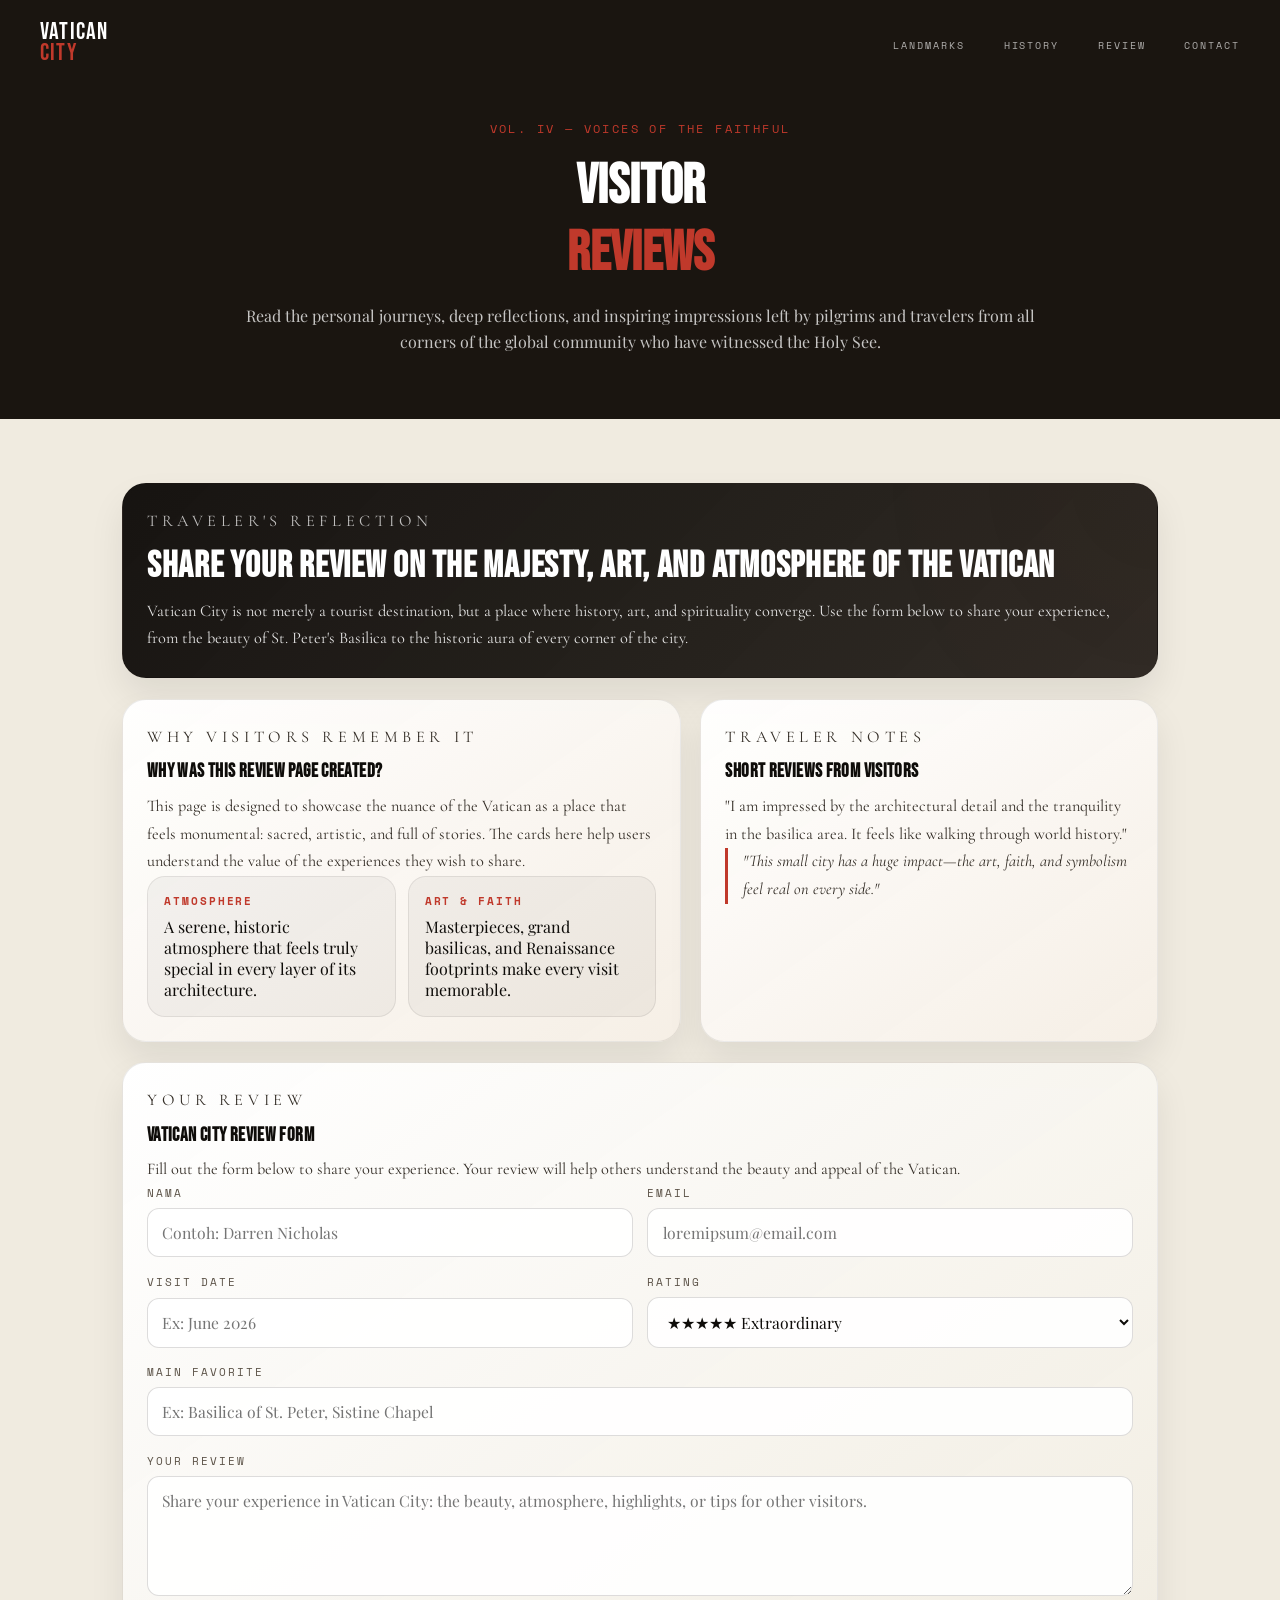
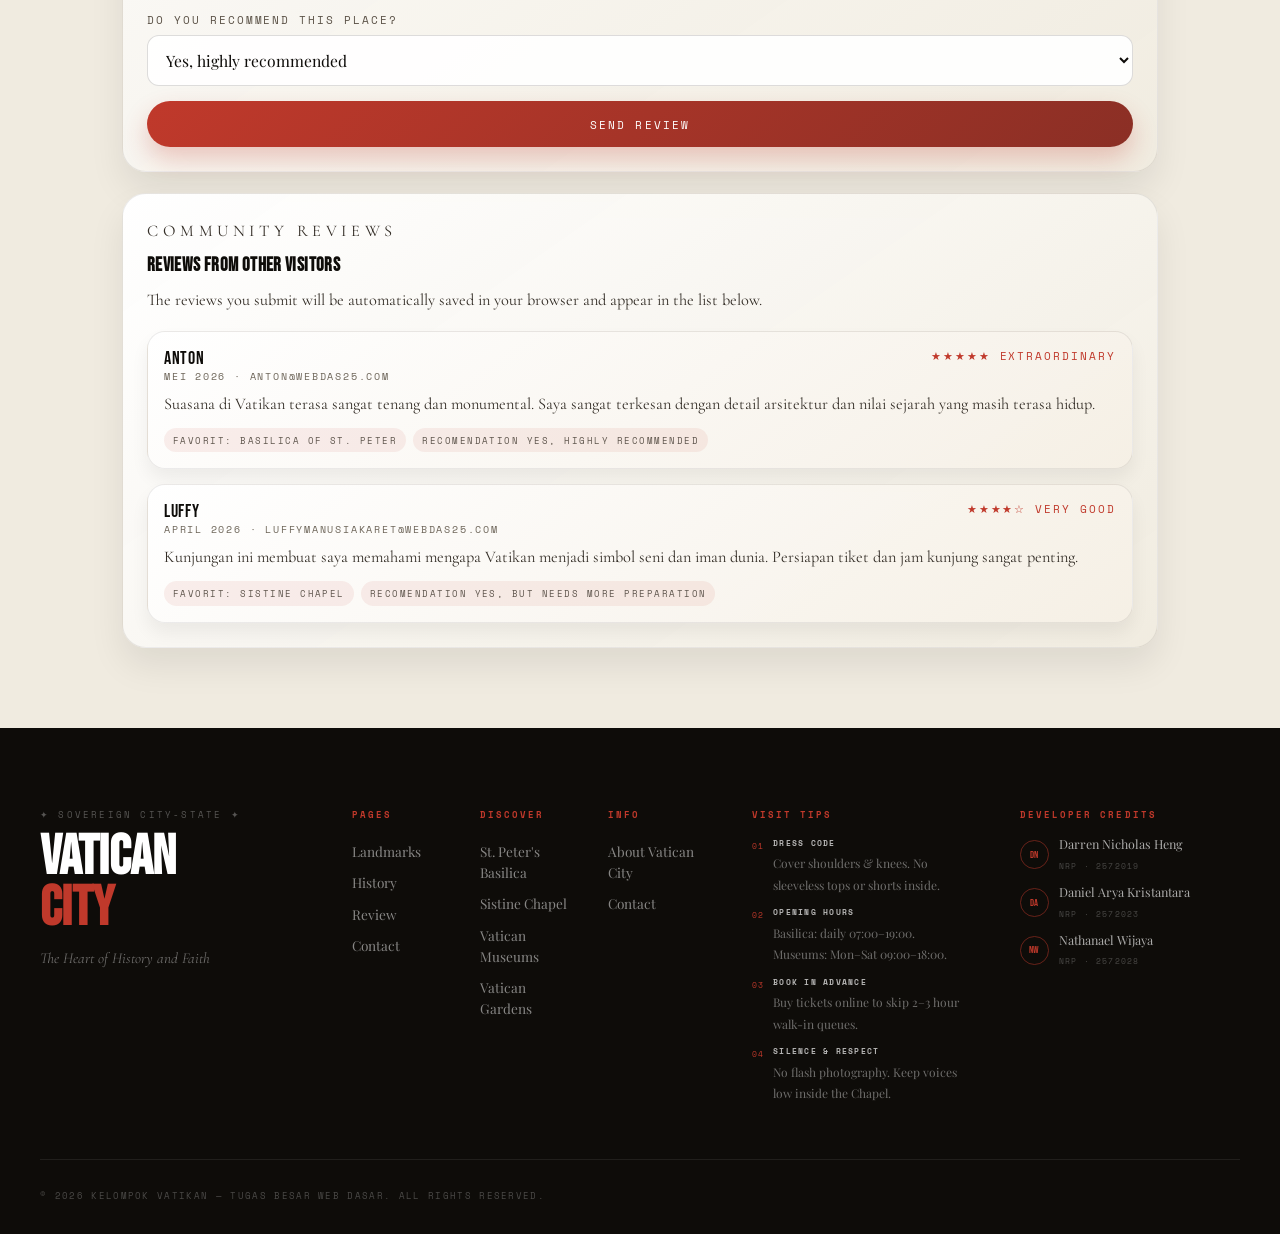
<file: TUBES webdas/review.html>
<!DOCTYPE html>
<html lang="en">

<head>
  <meta charset="UTF-8" />
  <meta name="viewport" content="width=device-width, initial-scale=1.0" />
  <title>About — Vatican City</title>
  <link rel="preconnect" href="https://fonts.googleapis.com" />
  <link rel="preconnect" href="https://fonts.gstatic.com" crossorigin />
  <link
    href="https://fonts.googleapis.com/css2?family=Bebas+Neue&family=Playfair+Display:ital,wght@0,400;0,700;1,400&family=Cormorant+Garamond:ital,wght@0,300;0,400;1,300;1,400&family=Space+Mono:wght@400;700&display=swap"
    rel="stylesheet" />
  <link rel="stylesheet" href="style.css" />

  <style>
    .page-content {
      max-width: 1100px;
      margin: 0 auto;
      padding: 4rem 2rem 5rem;
      min-height: 50vh;
    }

    .review-shell {
      display: grid;
      gap: 1.3rem;
    }

    .review-hero,
    .review-card,
    .review-form-card {
      background: linear-gradient(145deg, rgba(255, 255, 255, 0.96), rgba(245, 239, 229, 0.94));
      border: 1px solid rgba(14, 12, 9, 0.08);
      border-radius: 24px;
      box-shadow: 0 18px 35px rgba(14, 12, 9, 0.08);
      padding: 1.5rem;
    }

    .review-hero {
      background:
        linear-gradient(135deg, rgba(10, 8, 5, 0.95), rgba(33, 27, 22, 0.92)),
        radial-gradient(circle at top right, rgba(192, 57, 43, 0.18), transparent 30%);
      color: var(--white);
    }

    .eyebrow {
      font-family: var(--font-mono);
      text-transform: uppercase;
      letter-spacing: 0.28em;
      font-size: 0.62rem;
      color: var(--red);
      margin-bottom: 0.55rem;
    }

    .review-hero .eyebrow {
      color: rgba(255, 255, 255, 0.72);
    }

    .review-hero h2,
    .review-card h3,
    .review-form-card h3 {
      font-family: var(--font-display);
      letter-spacing: 0.02em;
      text-transform: uppercase;
      margin-bottom: 0.6rem;
      color: var(--dark);
    }

    .review-hero h2 {
      color: var(--white);
      font-size: clamp(1.7rem, 4vw, 2.3rem);
    }

    .review-hero p,
    .review-card p,
    .review-form-card p,
    .review-card li,
    .review-form-card label,
    .review-form-card small {
      font-family: var(--font-script);
      font-size: 1.02rem;
      line-height: 1.7;
      color: #342e27;
    }

    .review-hero p,
    .review-hero li {
      color: rgba(255, 255, 255, 0.88);
    }

    .review-grid {
      display: grid;
      grid-template-columns: 1.1fr 0.9fr;
      gap: 1.2rem;
    }

    .review-highlight {
      display: grid;
      gap: 0.75rem;
      grid-template-columns: repeat(auto-fit, minmax(220px, 1fr));
    }

    .mini-card {
      background: rgba(14, 12, 9, 0.04);
      border: 1px solid rgba(14, 12, 9, 0.08);
      border-radius: 18px;
      padding: 1rem;
    }

    .mini-card strong {
      display: block;
      font-family: var(--font-mono);
      text-transform: uppercase;
      letter-spacing: 0.18em;
      font-size: 0.67rem;
      color: var(--red);
      margin-bottom: 0.4rem;
    }

    .review-form-card {
      background: linear-gradient(145deg, rgba(255, 255, 255, 0.98), rgba(240, 235, 224, 0.96));
    }

    .review-form {
      display: grid;
      gap: 0.95rem;
    }

    .form-row {
      display: grid;
      grid-template-columns: repeat(2, 1fr);
      gap: 0.9rem;
    }

    .field {
      display: grid;
      gap: 0.35rem;
    }

    .field label {
      font-family: var(--font-mono);
      font-size: 0.68rem;
      text-transform: uppercase;
      letter-spacing: 0.18em;
      color: #5b5247;
    }

    .field input,
    .field select,
    .field textarea {
      width: 100%;
      border: 1px solid rgba(14, 12, 9, 0.14);
      border-radius: 12px;
      padding: 0.82rem 0.9rem;
      background: rgba(255, 255, 255, 0.9);
      font-family: var(--font-serif);
      font-size: 0.98rem;
      color: var(--dark);
    }

    .field textarea {
      min-height: 120px;
      resize: vertical;
    }

    .stars-note {
      color: #6f665a;
      font-size: 0.95rem;
    }

    .review-button {
      display: inline-flex;
      align-items: center;
      justify-content: center;
      padding: 0.9rem 1.1rem;
      border: none;
      border-radius: 999px;
      background: linear-gradient(135deg, var(--red), #8b2f25);
      color: var(--white);
      font-family: var(--font-mono);
      text-transform: uppercase;
      letter-spacing: 0.18em;
      font-size: 0.7rem;
      cursor: pointer;
      transition: transform 0.2s ease, box-shadow 0.2s ease;
      box-shadow: 0 12px 24px rgba(192, 57, 43, 0.25);
    }

    .review-button:hover {
      transform: translateY(-1px);
      box-shadow: 0 14px 28px rgba(192, 57, 43, 0.35);
    }

    .review-note {
      border-left: 3px solid var(--red);
      padding-left: 0.9rem;
      font-style: italic;
      color: #5c544a;
    }

    .review-list {
      display: grid;
      gap: 0.9rem;
      margin-top: 1rem;
    }

    .review-item {
      background: linear-gradient(145deg, rgba(255, 255, 255, 0.96), rgba(245, 239, 229, 0.96));
      border: 1px solid rgba(14, 12, 9, 0.08);
      border-radius: 18px;
      padding: 1rem;
      box-shadow: 0 10px 18px rgba(14, 12, 9, 0.06);
    }

    .review-item__top {
      display: flex;
      justify-content: space-between;
      align-items: start;
      gap: 1rem;
      margin-bottom: 0.45rem;
    }

    .review-item__name {
      font-family: var(--font-display);
      font-size: 1.1rem;
      text-transform: uppercase;
      letter-spacing: 0.04em;
      color: var(--dark);
    }

    .review-item__meta {
      font-family: var(--font-mono);
      font-size: 0.62rem;
      text-transform: uppercase;
      letter-spacing: 0.18em;
      color: #6d6559;
    }

    .review-item__rating {
      font-family: var(--font-mono);
      font-size: 0.68rem;
      text-transform: uppercase;
      letter-spacing: 0.18em;
      color: var(--red);
    }

    .review-item__text {
      font-family: var(--font-script);
      line-height: 1.7;
      color: #342e27;
    }

    .review-item__tags {
      display: flex;
      flex-wrap: wrap;
      gap: 0.45rem;
      margin-top: 0.6rem;
    }

    .review-chip {
      display: inline-flex;
      align-items: center;
      padding: 0.35rem 0.55rem;
      border-radius: 999px;
      background: rgba(192, 57, 43, 0.08);
      color: #5f564d;
      font-family: var(--font-mono);
      font-size: 0.58rem;
      text-transform: uppercase;
      letter-spacing: 0.16em;
    }

    @media (max-width: 900px) {
      .review-grid {
        grid-template-columns: 1fr;
      }

      .form-row {
        grid-template-columns: 1fr;
      }
    }
  </style>
</head>

<body>

  <nav class="navbar" id="navbar">
    <div class="navbar__inner">
      <a href="index.html" class="navbar__logo">
        <span class="navbar__logo-main">Vatican</span>
        <span class="navbar__logo-sub">City</span>
      </a>

      <ul class="navbar__links" id="navLinks">
        <li><a href="landmarks.html">Landmarks</a></li>
        <li><a href="history.html">History</a></li>
        <li><a href="review.html">Review</a></li>
        <li><a href="contact.html">Contact</a></li>
      </ul>

      <button class="navbar__hamburger" id="hamburger" aria-label="Toggle menu">
        <span></span>
        <span></span>
        <span></span>
      </button>
    </div>
  </nav>

  <header class="lm-header">
    <div class="lm-header__inner">
      <p class="lm-header__eyebrow">Vol. IV — Voices of the Faithful</p>
      <h1 class="lm-header__title">Visitor<br /><em>Reviews</em></h1>
      <p class="lm-header__desc">
        Read the personal journeys, deep reflections, and inspiring impressions left by pilgrims and travelers from all
        corners of the global community who have witnessed the Holy See.
      </p>
    </div>
  </header>

  <main class="page-content">
    <section class="review-shell">
      <article class="review-hero">
        <p class="eyebrow">Traveler's reflection</p>
        <h2>Share your review on the majesty, art, and atmosphere of the Vatican</h2>
        <p>Vatican City is not merely a tourist destination, but a place where history, art, and spirituality converge.
          Use the form below to share your experience, from the beauty of St. Peter's Basilica to the historic aura of
          every corner of the city.</p>
      </article>

      <section class="review-grid">
        <article class="review-card">
          <p class="eyebrow">Why visitors remember it</p>
          <h3>Why was this review page created?</h3>
          <p>This page is designed to showcase the nuance of the Vatican as a place that feels monumental: sacred,
            artistic, and full of stories. The cards here help users understand the value of the experiences they wish
            to share.</p>
          <div class="review-highlight">
            <div class="mini-card">
              <strong>Atmosphere</strong>
              A serene, historic atmosphere that feels truly special in every layer of its architecture.
            </div>
            <div class="mini-card">
              <strong>Art &amp; Faith</strong>
              Masterpieces, grand basilicas, and Renaissance footprints make every visit memorable.
            </div>
          </div>
        </article>

        <article class="review-card">
          <p class="eyebrow">Traveler notes</p>
          <h3>Short reviews from visitors</h3>
          <p>"I am impressed by the architectural detail and the tranquility in the basilica area. It feels like walking
            through world history."</p>
          <p class="review-note">"This small city has a huge impact—the art, faith, and symbolism feel real on every
            side."</p>
        </article>
      </section>

      <article class="review-form-card">
        <p class="eyebrow">Your review</p>
        <h3>Vatican City Review Form</h3>
        <p>Fill out the form below to share your experience. Your review will help others understand the beauty and
          appeal of the Vatican.</p>

        <form class="review-form" id="reviewForm">
          <div class="form-row">
            <div class="field">
              <label for="name">Nama</label>
              <input id="name" type="text" placeholder="Contoh: Darren Nicholas" />
            </div>
            <div class="field">
              <label for="email">Email</label>
              <input id="email" type="email" placeholder="loremipsum@email.com" />
            </div>
          </div>

          <div class="form-row">
            <div class="field">
              <label for="visit">Visit Date</label>
              <input id="visit" type="text" placeholder="Ex: June 2026" />
            </div>
            <div class="field">
              <label for="rating">Rating</label>
              <select id="rating">
                <option>★★★★★ Extraordinary</option>
                <option>★★★★☆ Very Good</option>
                <option>★★★☆☆ Interesting</option>
                <option>★★☆☆☆ Average</option>
                <option>★☆☆☆☆ Needs Consideration</option>
              </select>
            </div>
          </div>

          <div class="field">
            <label for="favorite">Main Favorite</label>
            <input id="favorite" type="text" placeholder="Ex: Basilica of St. Peter, Sistine Chapel" />
          </div>

          <div class="field">
            <label for="review">Your Review</label>
            <textarea id="review"
              placeholder="Share your experience in Vatican City: the beauty, atmosphere, highlights, or tips for other visitors."></textarea>
          </div>

          <div class="field">
            <label for="recommend">Do you recommend this place?</label>
            <select id="recommend">
              <option>Yes, highly recommended</option>
              <option>Yes, but needs more preparation</option>
              <option>Not sure yet</option>
            </select>
          </div>

          <button class="review-button" type="submit">Send Review</button>
        </form>
      </article>

      <article class="review-form-card">
        <p class="eyebrow">Community reviews</p>
        <h3>Reviews from other visitors</h3>
        <p>The reviews you submit will be automatically saved in your browser and appear in the list below.</p>
        <div id="reviewList" class="review-list"></div>
      </article>
    </section>
  </main>

  <footer class="footer">
    <div class="footer__top">

      <div class="footer__brand">
        <p class="footer__brand-eyebrow">✦ Sovereign City-State ✦</p>
        <h3 class="footer__brand-name">Vatican<br /><span>City</span></h3>
        <p class="footer__brand-tagline">The Heart of History and Faith</p>
      </div>

      <nav class="footer__nav">
        <div class="footer__nav-col">
          <h4 class="footer__nav-title">Pages</h4>
          <ul>
            <li><a href="landmarks.html">Landmarks</a></li>
            <li><a href="history.html">History</a></li>
            <li><a href="review.html">Review</a></li>
            <li><a href="contact.html">Contact</a></li>
          </ul>
        </div>
        <div class="footer__nav-col">
          <h4 class="footer__nav-title">Discover</h4>
          <ul>
            <li><a href="landmarks.html">St. Peter's Basilica</a></li>
            <li><a href="landmarks.html">Sistine Chapel</a></li>
            <li><a href="landmarks.html">Vatican Museums</a></li>
            <li><a href="landmarks.html">Vatican Gardens</a></li>
          </ul>
        </div>
        <div class="footer__nav-col">
          <h4 class="footer__nav-title">Info</h4>
          <ul>
            <li><a href="history.html">About Vatican City</a></li>
            <li><a href="contact.html">Contact</a></li>
          </ul>
        </div>
      </nav>
      <div>
        <h4 class="footer__tips-title">Visit Tips</h4>
        <ul class="footer__tips-list">
          <li class="footer__tip">
            <span class="footer__tip-num">01</span>
            <div class="footer__tip-body">
              <strong>Dress Code</strong>
              <span>Cover shoulders &amp; knees. No sleeveless tops or shorts inside.</span>
            </div>
          </li>
          <li class="footer__tip">
            <span class="footer__tip-num">02</span>
            <div class="footer__tip-body">
              <strong>Opening Hours</strong>
              <span>Basilica: daily 07:00–19:00. Museums: Mon–Sat 09:00–18:00.</span>
            </div>
          </li>
          <li class="footer__tip">
            <span class="footer__tip-num">03</span>
            <div class="footer__tip-body">
              <strong>Book in Advance</strong>
              <span>Buy tickets online to skip 2–3 hour walk-in queues.</span>
            </div>
          </li>
          <li class="footer__tip">
            <span class="footer__tip-num">04</span>
            <div class="footer__tip-body">
              <strong>Silence &amp; Respect</strong>
              <span>No flash photography. Keep voices low inside the Chapel.</span>
            </div>
          </li>
        </ul>
      </div>
      <div>
        <h4 class="footer__credits-title">Developer Credits</h4>
        <div class="footer__team">
          <div class="footer__member">
            <div class="footer__member-avatar">DN</div>
            <div>
              <span class="footer__member-name">Darren Nicholas Heng</span>
              <span class="footer__member-id">NRP · 2572019</span>
            </div>
          </div>
          <div class="footer__member">
            <div class="footer__member-avatar">DA</div>
            <div>
              <span class="footer__member-name">Daniel Arya Kristantara</span>
              <span class="footer__member-id">NRP · 2572023</span>
            </div>
          </div>
          <div class="footer__member">
            <div class="footer__member-avatar">NW</div>
            <div>
              <span class="footer__member-name">Nathanael Wijaya</span>
              <span class="footer__member-id">NRP · 2572028</span>
            </div>
          </div>
        </div>
      </div>

    </div>

    <div class="footer__divider"></div>

    <div class="footer__bottom">
      <p class="footer__copy">© 2026 Kelompok Vatikan — Tugas Besar Web Dasar. All rights reserved.</p>
    </div>
  </footer>


  <script src="script.js"></script>
  <script>
    const defaultReviews = [
      {
        id: 1,
        name: 'Anton',
        email: 'anton@webdas25.com',
        visit: 'Mei 2026',
        rating: '★★★★★ Extraordinary',
        favorite: 'Basilica of St. Peter',
        recommend: 'Yes, highly recommended',
        review: 'Suasana di Vatikan terasa sangat tenang dan monumental. Saya sangat terkesan dengan detail arsitektur dan nilai sejarah yang masih terasa hidup.'
      },
      {
        id: 2,
        name: 'Luffy',
        email: 'luffymanusiakaret@webdas25.com',
        visit: 'April 2026',
        rating: '★★★★☆ Very Good',
        favorite: 'Sistine Chapel',
        recommend: 'Yes, but needs more preparation',
        review: 'Kunjungan ini membuat saya memahami mengapa Vatikan menjadi simbol seni dan iman dunia. Persiapan tiket dan jam kunjung sangat penting.'
      }
    ];

    const STORAGE_KEY = 'vaticanReviews';
    let reviews = JSON.parse(localStorage.getItem(STORAGE_KEY)) || defaultReviews;

    function saveReviews() {
      localStorage.setItem(STORAGE_KEY, JSON.stringify(reviews));
    }

    function renderReviews() {
      const reviewList = document.getElementById('reviewList');

      if (!reviews.length) {
        reviewList.innerHTML = '<p class="review-item__text">Belum ada review yang tersimpan.</p>';
        return;
      }

      reviewList.innerHTML = reviews
        .map((item) => `
                    <article class="review-item">
                        <div class="review-item__top">
                            <div>
                                <div class="review-item__name">${item.name}</div>
                                <div class="review-item__meta">${item.visit} · ${item.email}</div>
                            </div>
                            <div class="review-item__rating">${item.rating}</div>
                        </div>
                        <p class="review-item__text">${item.review}</p>
                        <div class="review-item__tags">
                            <span class="review-chip">Favorit: ${item.favorite}</span>
                            <span class="review-chip">Recomendation ${item.recommend}</span>
                        </div>
                    </article>
                `)
        .join('');
    }

    document.getElementById('reviewForm').addEventListener('submit', function (event) {
      event.preventDefault();

      const name = document.getElementById('name').value.trim();
      const email = document.getElementById('email').value.trim();
      const visit = document.getElementById('visit').value.trim();
      const rating = document.getElementById('rating').value;
      const favorite = document.getElementById('favorite').value.trim();
      const reviewText = document.getElementById('review').value.trim();
      const recommend = document.getElementById('recommend').value;

      if (!name || !email || !visit || !favorite || !reviewText) {
        alert('Nama, email, waktu kunjungan, favorit utama, dan ulasan tidak boleh kosong.');
        return;
      }

      reviews.unshift({
        id: Date.now(),
        name,
        email,
        visit,
        rating,
        favorite,
        recommend,
        review: reviewText
      });

      saveReviews();
      renderReviews();
      this.reset();
    });

    renderReviews();
  </script>
</body>

</html>
</file>
<file: TUBES webdas/style.css>
*,
*::before,
*::after {
  box-sizing: border-box;
  margin: 0;
  padding: 0;
}

/* Warna & Font utama yang dipakai di semua halaman */
:root {
  --cream: #f0ebe0;
  --cream-dk: #e5ddd0;
  --dark: #0e0c09;
  --red: #c0392b;
  --gold: #b8860b;
  --white: #ffffff;
  --gray: #888880;
  --font-display: 'Bebas Neue', sans-serif;
  --font-serif: 'Playfair Display', serif;
  --font-script: 'Cormorant Garamond', serif;
  --font-mono: 'Space Mono', monospace;
}

html {
  scroll-behavior: smooth;
}

/* CSS buat Body*/
body {
  background: var(--cream);
  color: var(--dark);
  font-family: var(--font-serif);
  overflow-x: hidden;
}


/* CSS Buat Navbar */
.navbar {
  position: fixed;
  top: 0;
  left: 0;
  right: 0;
  z-index: 100;
  padding: 1.4rem 2rem;
  transition: background 0.4s ease, padding 0.4s ease;
}

/* Navbar berubah saat user scroll ke bawah */
.navbar--scrolled {
  background: rgba(10, 8, 5, 0.92);
  padding: 0.9rem 2rem;
  border-bottom: 1px solid rgba(255, 255, 255, 0.06);
}

.navbar__inner {
  max-width: 1200px;
  margin: 0 auto;
  display: flex;
  align-items: center;
  justify-content: space-between;
}

.navbar__logo {
  text-decoration: none;
  display: flex;
  flex-direction: column;
  line-height: 0.85;
}

.navbar__logo-main {
  font-family: var(--font-display);
  font-size: 1.5rem;
  letter-spacing: 0.05em;
  color: var(--white);
  text-transform: uppercase;
  transition: color 0.25s;
}

.navbar__logo-sub {
  font-family: var(--font-display);
  font-size: 1.5rem;
  letter-spacing: 0.05em;
  color: var(--red);
  text-transform: uppercase;
  transition: color 0.25s;
}

.navbar__logo:hover .navbar__logo-main {
  color: rgba(255, 255, 255, 0.75);
}

.navbar__links {
  list-style: none;
  display: flex;
  align-items: center;
  gap: 2.4rem;
}

.navbar__links a {
  font-family: var(--font-mono);
  font-size: 0.62rem;
  letter-spacing: 0.2em;
  text-transform: uppercase;
  color: rgba(255, 255, 255, 0.65);
  text-decoration: none;
  position: relative;
  transition: color 0.25s;
}

/* Garis merah muncul dari kiri saat link di-hover */
.navbar__links a::after {
  content: '';
  position: absolute;
  bottom: -3px;
  left: 0;
  width: 0;
  height: 1px;
  background: var(--red);
  transition: width 0.3s ease;
}

.navbar__links a:hover {
  color: var(--white);
}

.navbar__links a:hover::after {
  width: 100%;
}

/* Tombol hamburger — hanya muncul di layar kecil */
.navbar__hamburger {
  display: none;
  flex-direction: column;
  gap: 5px;
  background: none;
  border: none;
  cursor: pointer;
  padding: 4px;
}

.navbar__hamburger span {
  display: block;
  width: 24px;
  height: 2px;
  background: var(--white);
  transition: transform 0.3s ease, opacity 0.3s ease;
}

/* Menu mobile fullscreen */
#mobileNav {
  display: none;
  position: fixed;
  top: 0;
  left: 0;
  right: 0;
  bottom: 0;
  z-index: 9999;
  background: rgba(10, 8, 5, 0.97);
  flex-direction: column;
  justify-content: center;
  align-items: center;
  gap: 2.5rem;
  margin: 0;
  padding: 0;
}

#mobileNav.mobile-nav--open {
  display: flex;
}

#mobileNav ul {
  list-style: none;
  display: flex;
  flex-direction: column;
  align-items: center;
  gap: 2.5rem;
  padding: 0;
  margin: 0;
}

#mobileNav li {
  list-style: none;
}

#mobileNav a {
  font-family: var(--font-mono);
  font-size: 1rem;
  letter-spacing: 0.25em;
  text-transform: uppercase;
  color: rgba(255, 255, 255, 0.75);
  text-decoration: none;
  transition: color 0.25s;
}

#mobileNav a:hover {
  color: var(--white);
}

/* Tombol X untuk tutup menu mobile */
.mobile-nav__close {
  position: absolute;
  top: 1.4rem;
  right: 1.6rem;
  width: 40px;
  height: 40px;
  background: none;
  border: none;
  cursor: pointer;
  display: flex;
  flex-direction: column;
  justify-content: center;
  align-items: center;
  gap: 0;
  padding: 4px;
}

.mobile-nav__close {
  font-size: 1.4rem;
  color: var(--white);
}

.mobile-nav__close:hover {
  color: var(--red);
}

/* Di layar kecil: tampilkan hamburger, sembunyikan link biasa */
@media (max-width: 700px) {
  .navbar__hamburger {
    display: flex;
  }

  .navbar__links {
    display: none !important;
  }
}

/* CSS buat Header */
.lm-header {
  padding: 120px 2rem 4rem;
  background: #1a1510;
  text-align: center;
  position: relative;
}

.lm-header__bg-text {
  display: none;
}

.lm-header__inner {
  max-width: 800px;
  margin: 0 auto;
}

.lm-header__eyebrow {
  font-family: var(--font-mono), monospace;
  font-size: 0.75rem;
  letter-spacing: 0.2em;
  text-transform: uppercase;
  color: var(--red, #c0392b);
  margin-bottom: 1rem;
}

.lm-header__title {
  font-family: var(--font-display), sans-serif;
  font-size: 3.5rem;
  line-height: 1.2;
  text-transform: uppercase;
  color: var(--white, #ffffff);
  margin-bottom: 1rem;
}

.lm-header__title em {
  color: var(--red, #c0392b);
  font-style: normal;
}

.lm-header__desc {
  font-family: var(--font-serif), serif;
  font-size: 1rem;
  color: rgba(255, 255, 255, 0.75);
  line-height: 1.6;
  margin: 0 auto;
}

.lm-header__count {
  margin-top: 1.5rem;
  font-family: var(--font-mono), monospace;
  font-size: 0.75rem;
  letter-spacing: 0.1em;
  text-transform: uppercase;
  color: rgba(255, 255, 255, 0.4);
}

/* CSS buat Footer*/
.footer {
  background: var(--dark);
  color: rgba(255, 255, 255, 0.7);
  padding: 5rem 2rem 2rem;
  font-family: var(--font-serif);
}

.footer__top {
  max-width: 1200px;
  margin: 0 auto;
  display: grid;
  grid-template-columns: 1.2fr 1.6fr 1fr 1fr;
  gap: 3rem;
  align-items: start;
  padding-bottom: 3.5rem;
}

.footer__brand-eyebrow {
  font-family: var(--font-mono);
  font-size: 0.55rem;
  letter-spacing: 0.25em;
  color: rgba(255, 255, 255, 0.3);
  margin-bottom: 0.8rem;
  text-transform: uppercase;
}

.footer__brand-name {
  font-family: var(--font-display);
  font-size: 3.5rem;
  line-height: 0.9;
  color: var(--white);
  text-transform: uppercase;
  margin-bottom: 0.8rem;
}

.footer__brand-name span {
  color: var(--red);
}

.footer__brand-tagline {
  font-family: var(--font-script);
  font-style: italic;
  font-size: 0.95rem;
  color: rgba(255, 255, 255, 0.4);
  line-height: 1.5;
}

.footer__nav {
  display: grid;
  grid-template-columns: repeat(3, 1fr);
  gap: 2rem;
}

.footer__nav-title {
  font-family: var(--font-mono);
  font-size: 0.58rem;
  letter-spacing: 0.22em;
  text-transform: uppercase;
  color: var(--red);
  margin-bottom: 1.2rem;
}

.footer__nav ul {
  list-style: none;
  display: flex;
  flex-direction: column;
  gap: 0.65rem;
}

.footer__nav a {
  color: rgba(255, 255, 255, 0.5);
  text-decoration: none;
  font-size: 0.85rem;
  font-family: var(--font-serif);
  transition: color 0.25s;
}

.footer__nav a:hover {
  color: var(--white);
}

.footer__divider {
  max-width: 1200px;
  margin: 0 auto 1.8rem;
  height: 1px;
  background: rgba(255, 255, 255, 0.08);
}

.footer__bottom {
  max-width: 1200px;
  margin: 0 auto;
  display: flex;
  align-items: center;
  justify-content: space-between;
  flex-wrap: wrap;
  gap: 0.8rem;
}

.footer__copy,
.footer__source {
  font-family: var(--font-mono);
  font-size: 0.55rem;
  letter-spacing: 0.15em;
  text-transform: uppercase;
  color: rgba(255, 255, 255, 0.25);
}

.footer__links {
  display: flex;
  gap: 1.6rem;
}

.footer__links a {
  font-family: var(--font-mono);
  font-size: 0.55rem;
  letter-spacing: 0.15em;
  text-transform: uppercase;
  color: rgba(255, 255, 255, 0.3);
  text-decoration: none;
  transition: color 0.25s;
}

.footer__links a:hover {
  color: rgba(255, 255, 255, 0.7);
}


/* ── Keyframe Animations ── */
@keyframes fadeDown {
  from {
    opacity: 0;
    transform: translateY(-20px);
  }

  to {
    opacity: 1;
    transform: translateY(0);
  }
}

@keyframes fadeUp {
  from {
    opacity: 0;
    transform: translateY(20px);
  }

  to {
    opacity: 1;
    transform: translateY(0);
  }
}

@keyframes fadeIn {
  from {
    opacity: 0;
  }

  to {
    opacity: 1;
  }
}

@keyframes pulse {

  0%,
  100% {
    opacity: 0.35;
  }

  50% {
    opacity: 0.7;
  }
}


/* CSS Responsive Tablet*/
@media (max-width: 1100px) {
  .footer__top {
    grid-template-columns: 1fr 1fr;
  }

  .footer__brand {
    grid-column: 1 / -1;
  }
}

@media (max-width: 900px) {
  .footer__top {
    grid-template-columns: 1fr 1fr;
    gap: 2rem;
  }

  .footer__brand {
    grid-column: 1 / -1;
  }

}

/*CSS Responsive Mobile */
@media (max-width: 600px) {
  .footer__top {
    grid-template-columns: 1fr;
  }

  .footer__nav {
    grid-template-columns: 1fr 1fr;
  }

  .footer__bottom {
    flex-direction: column;
    text-align: center;
    align-items: center;
  }
}


/* CSS buat Credits di Footer*/
.footer__tips-title,
.footer__credits-title {
  font-family: var(--font-mono);
  font-size: 0.58rem;
  letter-spacing: 0.22em;
  text-transform: uppercase;
  color: var(--red);
  margin-bottom: 1rem;
}

.footer__tips-list {
  list-style: none;
  display: flex;
  flex-direction: column;
  gap: 0.75rem;
}

.footer__tip {
  display: flex;
  gap: 0.6rem;
  align-items: flex-start;
}

.footer__tip-num {
  flex-shrink: 0;
  font-family: var(--font-mono);
  font-size: 0.5rem;
  color: var(--red);
  letter-spacing: 0.1em;
  margin-top: 0.2rem;
}

.footer__tip-body strong {
  display: block;
  font-family: var(--font-mono);
  font-size: 0.52rem;
  letter-spacing: 0.15em;
  text-transform: uppercase;
  color: rgba(255, 255, 255, 0.7);
  margin-bottom: 0.15rem;
}

.footer__tip-body span {
  font-family: var(--font-serif);
  font-size: 0.75rem;
  line-height: 1.55;
  color: rgba(255, 255, 255, 0.4);
}

.footer__team {
  display: flex;
  flex-direction: column;
  gap: 0.75rem;
}

.footer__member {
  display: flex;
  align-items: center;
  gap: 0.65rem;
}

.footer__member-avatar {
  flex-shrink: 0;
  width: 1.8rem;
  height: 1.8rem;
  border: 1px solid rgba(192, 57, 43, 0.5);
  border-radius: 50%;
  display: flex;
  align-items: center;
  justify-content: center;
  font-family: var(--font-display);
  font-size: 0.6rem;
  color: var(--red);
}

.footer__member-name {
  font-family: var(--font-serif);
  font-size: 0.78rem;
  color: rgba(255, 255, 255, 0.65);
  display: block;
  line-height: 1.2;
}

.footer__member-id {
  font-family: var(--font-mono);
  font-size: 0.48rem;
  letter-spacing: 0.15em;
  color: rgba(255, 255, 255, 0.25);
  text-transform: uppercase;
}
</file>
